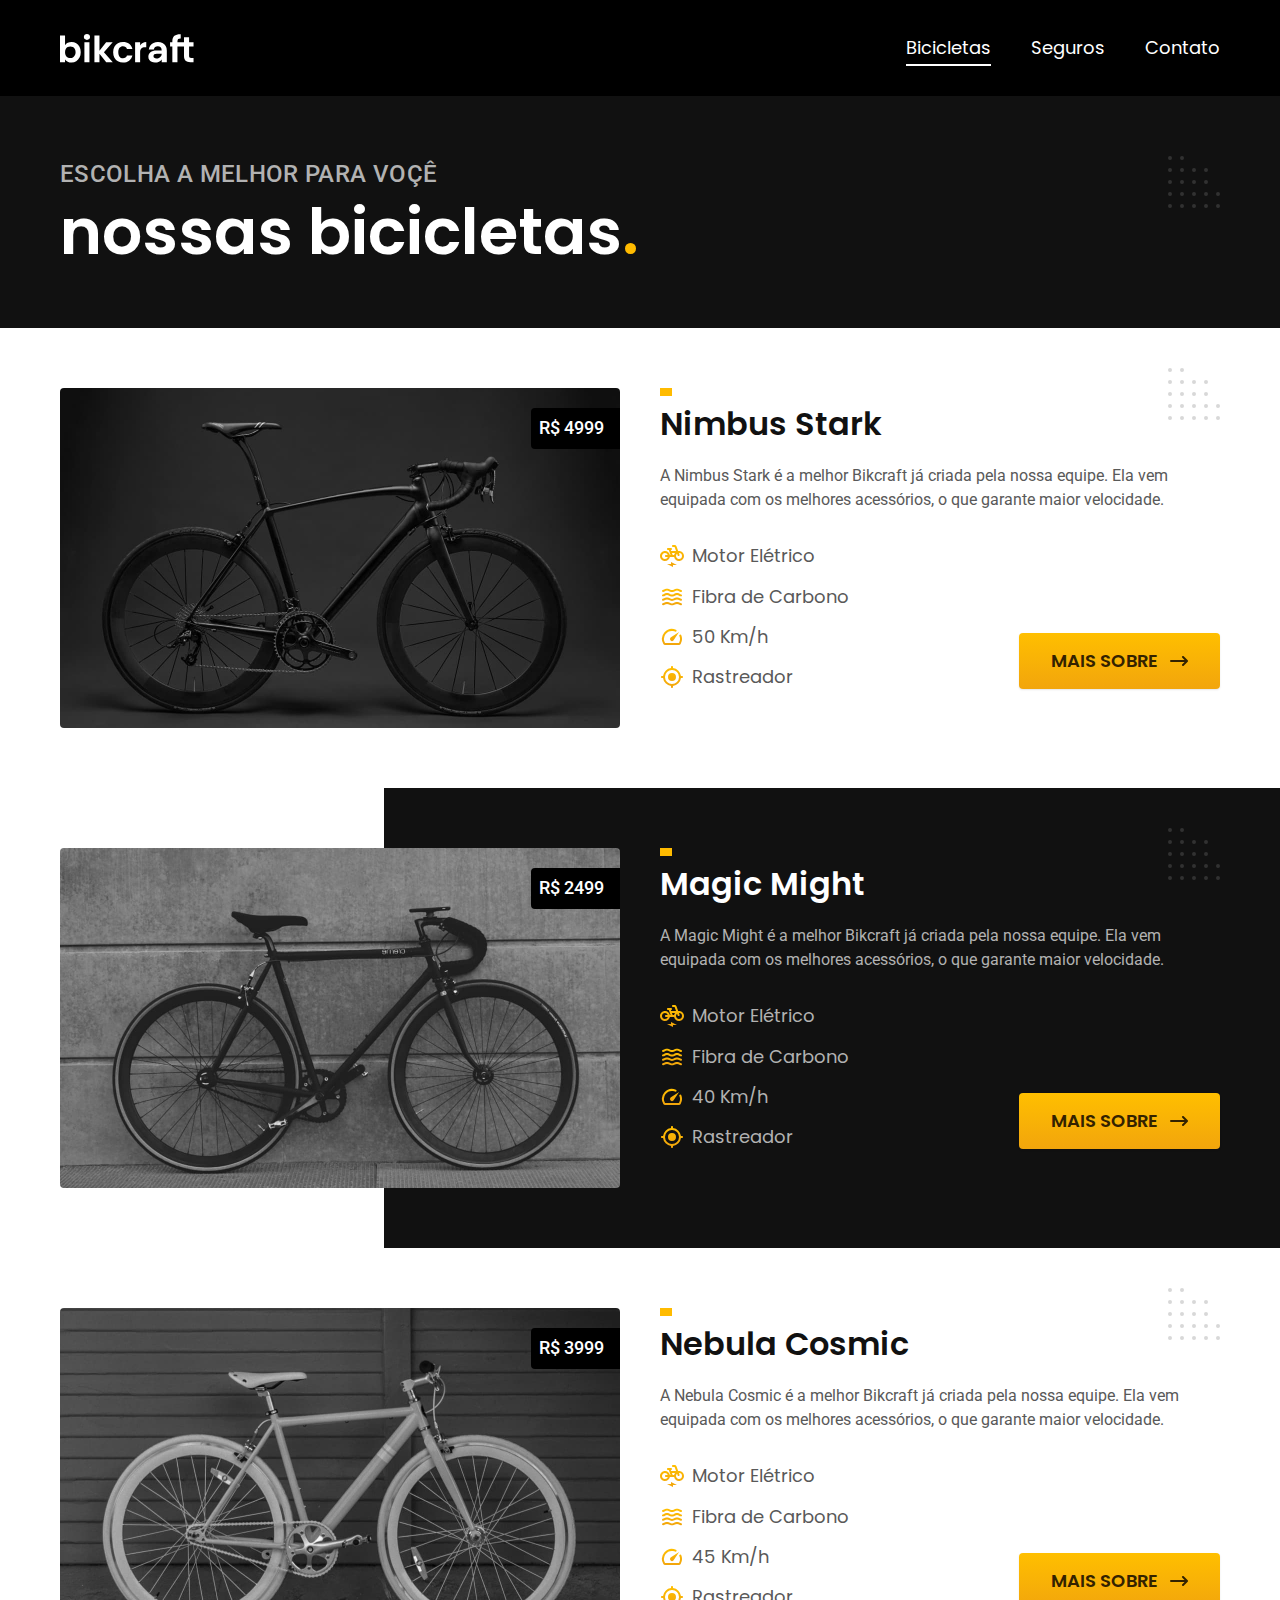
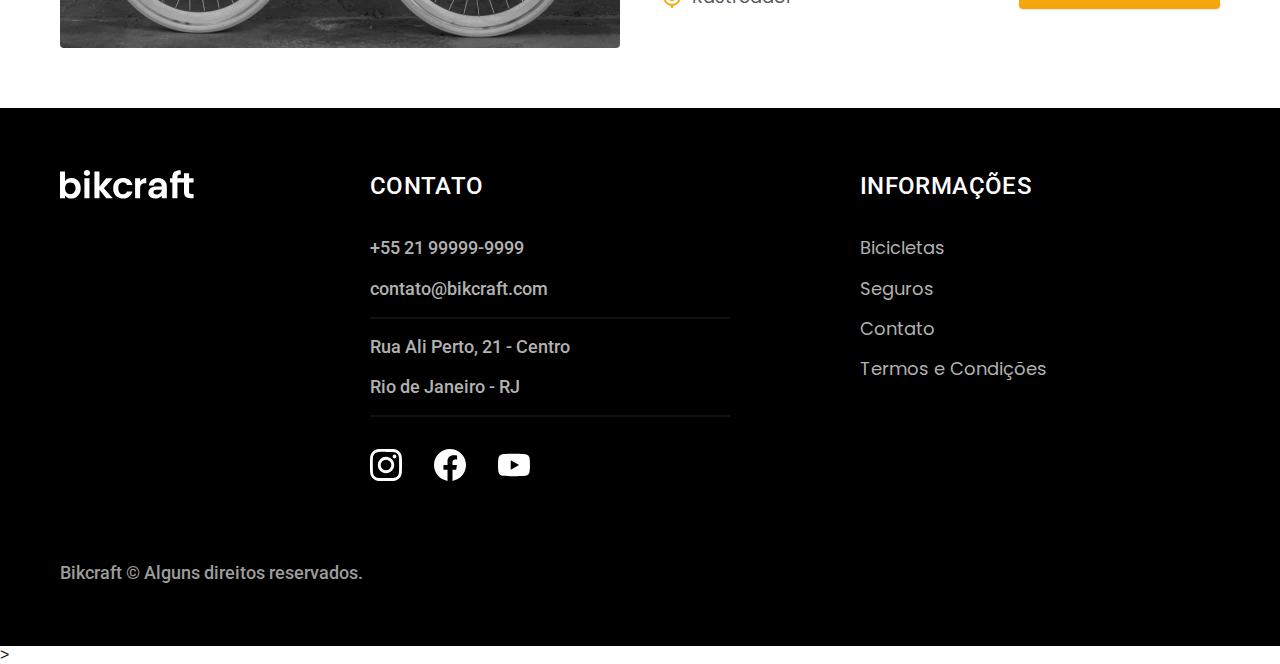
<file: bicicletas.html>
<!DOCTYPE html>
<html lang="pt-br">

<head>
    <meta charset="UTF-8">
    <meta name="viewport" content="width=device-width, initial-scale=1.0">
    <link rel="preconnect" href="https://fonts.googleapis.com">
    <link rel="preconnect" href="https://fonts.gstatic.com" crossorigin>
    <link
        href="https://fonts.googleapis.com/css2?family=Merriweather:ital,opsz,wght@1,18..144,900&family=Poppins:wght@400;600&family=Roboto:ital,wght@0,100..900;1,100..900&display=swap"
        rel="stylesheet">
    <title>Bicicletas | Bakcraft</title>
    <meta name="description" content="Termos e Condições">

        <link rel="icon" href="./favicon.svg" type="image/svg+xml">
    <link rel="preload" href="./css/style.min.css" as="style">
    <link rel="stylesheet" href="./css/style.min.css">

    <script>document.documentElement.classList.add("js")</script>
</head>

<body id="bicicletas">
    <header class="header-bg">
        <div class="header container">
            <a href="./">
                <img src="/img/bikcraft.svg" width="136" height="32" alt="Bakcraft">
            </a>
            <nav aria-label="primaria">
                <ul class="header-menu font-1-m cor-0">
                    <li><a href="./bicicletas.html">Bicicletas</a></li>
                    <li><a href="./seguros.html">Seguros</a></li>
                    <li><a href="./contato.html">Contato</a></li>
                </ul>
            </nav>
        </div>
    </header>

    <main>
        <div class="titulo-bg">
            <div class="titulo container fadeInDown" data-anime="200">
                <p class="font-2-l-b cor-5">Escolha a melhor para voçê</p>
                <h1 class="font-1-xxl cor-0">nossas bicicletas<span class="cor-p1">.</span> </h1>
            </div>
        </div>


        <div class="bicicletas container">
            <div class="bicicletas-imagem">
                <img class="fadeInLeft" src="./img/bicicletas/nimbus.jpg" data-anime="200" width="1120" height="680" alt="Bicicleta preta">
                <span class="font-2-m cor-0 fadeInLeft" data-anime="200">R$ 4999</span>
            </div>
            <div class="bicicletas-conteudo fadeInLeft" data-anime="200">
                <h2 class="font-1-xl ">Nimbus Stark</h2>
                <p class="font-2-s cor-8">
                    A Nimbus Stark é a melhor Bikcraft já criada pela nossa equipe. Ela vem equipada com os melhores
                    acessórios, o que garante maior velocidade.
                </p>
                <ul class="font-1-m cor-8">
                    <li><img src="./img/icones/eletrica.svg" width="32" height="32" alt="">
                        Motor Elétrico
                    </li>
                    <li><img src="./img/icones/carbono.svg" width="32" height="32" alt="">
                        Fibra de Carbono
                    </li>
                    <li><img src="./img/icones/velocidade.svg" width="32" height="32" alt="">
                        50 Km/h
                    </li>
                    <li><img src="./img/icones/rastreador.svg" width="32" height="32" alt="">
                        Rastreador
                    </li>
                </ul>
                <a class="botao seta" href="./bicicletas/nimbus.html">Mais Sobre</a>

            </div>
        </div>

        <div class="bicicletas-bg">
            <div class="bicicletas container">
                <div class="bicicletas-imagem">
                    <img src="./img/bicicletas/magic.jpg" width="1120" height="680" alt="Bicicleta preta">
                    <span class="font-2-m cor-0">R$ 2499</span>
                </div>
                <div class="bicicletas-conteudo">
                    <h2 class="font-1-xl cor-0 ">Magic Might</h2>
                    <p class="font-2-s cor-5">
                        A Magic Might é a melhor Bikcraft já criada pela nossa equipe. Ela vem equipada com os melhores
                        acessórios, o que garante maior velocidade.
                    </p>
                    <ul class="font-1-m cor-5">
                        <li><img src="./img/icones/eletrica.svg" width="32" height="32" alt="">
                            Motor Elétrico
                        </li>
                        <li><img src="./img/icones/carbono.svg" width="32" height="32" alt="">
                            Fibra de Carbono
                        </li>
                        <li><img src="./img/icones/velocidade.svg" width="32" height="32" alt="">
                            40 Km/h
                        </li>
                        <li><img src="./img/icones/rastreador.svg" width="32" height="32" alt="">
                            Rastreador
                        </li>
                    </ul>
                    <a class="botao seta" href="./bicicletas/magic.html">Mais Sobre</a>

                </div>
            </div>
        </div>

        <div class="bicicletas container">
            <div class="bicicletas-imagem">
                <img src="./img/bicicletas/nebula.jpg" width="1120" height="680" alt="Bicicleta preta">
                <span class="font-2-m cor-0">R$ 3999</span>
            </div>
            <div class="bicicletas-conteudo">
                <h2 class="font-1-xl ">Nebula Cosmic</h2>
                <p class="font-2-s cor-8">
                    A Nebula Cosmic é a melhor Bikcraft já criada pela nossa equipe. Ela vem equipada com os
                    melhores acessórios, o que garante maior velocidade.
                </p>
                <ul class="font-1-m cor-8">
                    <li><img src="./img/icones/eletrica.svg" width="32" height="32" alt="">
                        Motor Elétrico
                    </li>
                    <li><img src="./img/icones/carbono.svg" width="32" height="32" alt="">
                        Fibra de Carbono
                    </li>
                    <li><img src="./img/icones/velocidade.svg"  width="32" height="32" alt="">
                        45 Km/h
                    </li>
                    <li><img src="./img/icones/rastreador.svg" width="32" height="32" alt="">
                        Rastreador
                    </li>
                </ul>
                <a class="botao seta" href="./bicicletas/nebula.html">Mais Sobre</a>
            </div>
        </div>




    </main>

    <footer class="footer-bg">
        <div class="footer container">
            <img src="./img/bikcraft.svg" width="136" height="32" alt="Bakcraft">
            <div class="footer-contato">
                <h3 class="font-2-l-b cor-0">Contato</h3>
                <ul class="font-2-m cor-5">
                    <li><a href="tel:+552199999999">+55 21 99999-9999</a></li>
                    <li><a href="mailto:contato@bikcraft.com">contato@bikcraft.com</a></li>
                    <li>Rua Ali Perto, 21 - Centro</li>
                    <li>Rio de Janeiro - RJ</li>
                </ul>

                <div class="footer-redes">
                    <a href="./">
                        <img src="./img/redes/instagram.svg" width="32" height="32" alt="Instragram">
                    </a>
                    <a href="./">
                        <img src="./img/redes/facebook.svg" width="32" height="32" alt="Facebook">
                    </a>
                    <a href="./">
                        <img src="./img/redes/youtube.svg"  alt="Youtube">
                    </a>
                </div>
            </div>
            <div class="footer-informacoes">
                <h3 class="font-2-l-b cor-0">Informações</h3>
                <ul class="font-1-m cor-5">
                    <li><a href="./bicicletas.html">Bicicletas</a></li>
                    <li><a href="./seguros.html">Seguros</a></li>
                    <li><a href="./contato.html">Contato</a></li>
                    <li><a href="./termos.html">Termos e Condições</a></li>

                </ul>
            </div>
            <p class="footer-copy font-2-m cor-6">Bikcraft © Alguns direitos reservados.</p>

        </div>
    </footer>
<script src="./js/plugins/simple-anime.js"></script>
   <script src="./js/script.js"></script>
</body>>

</html>
</file>
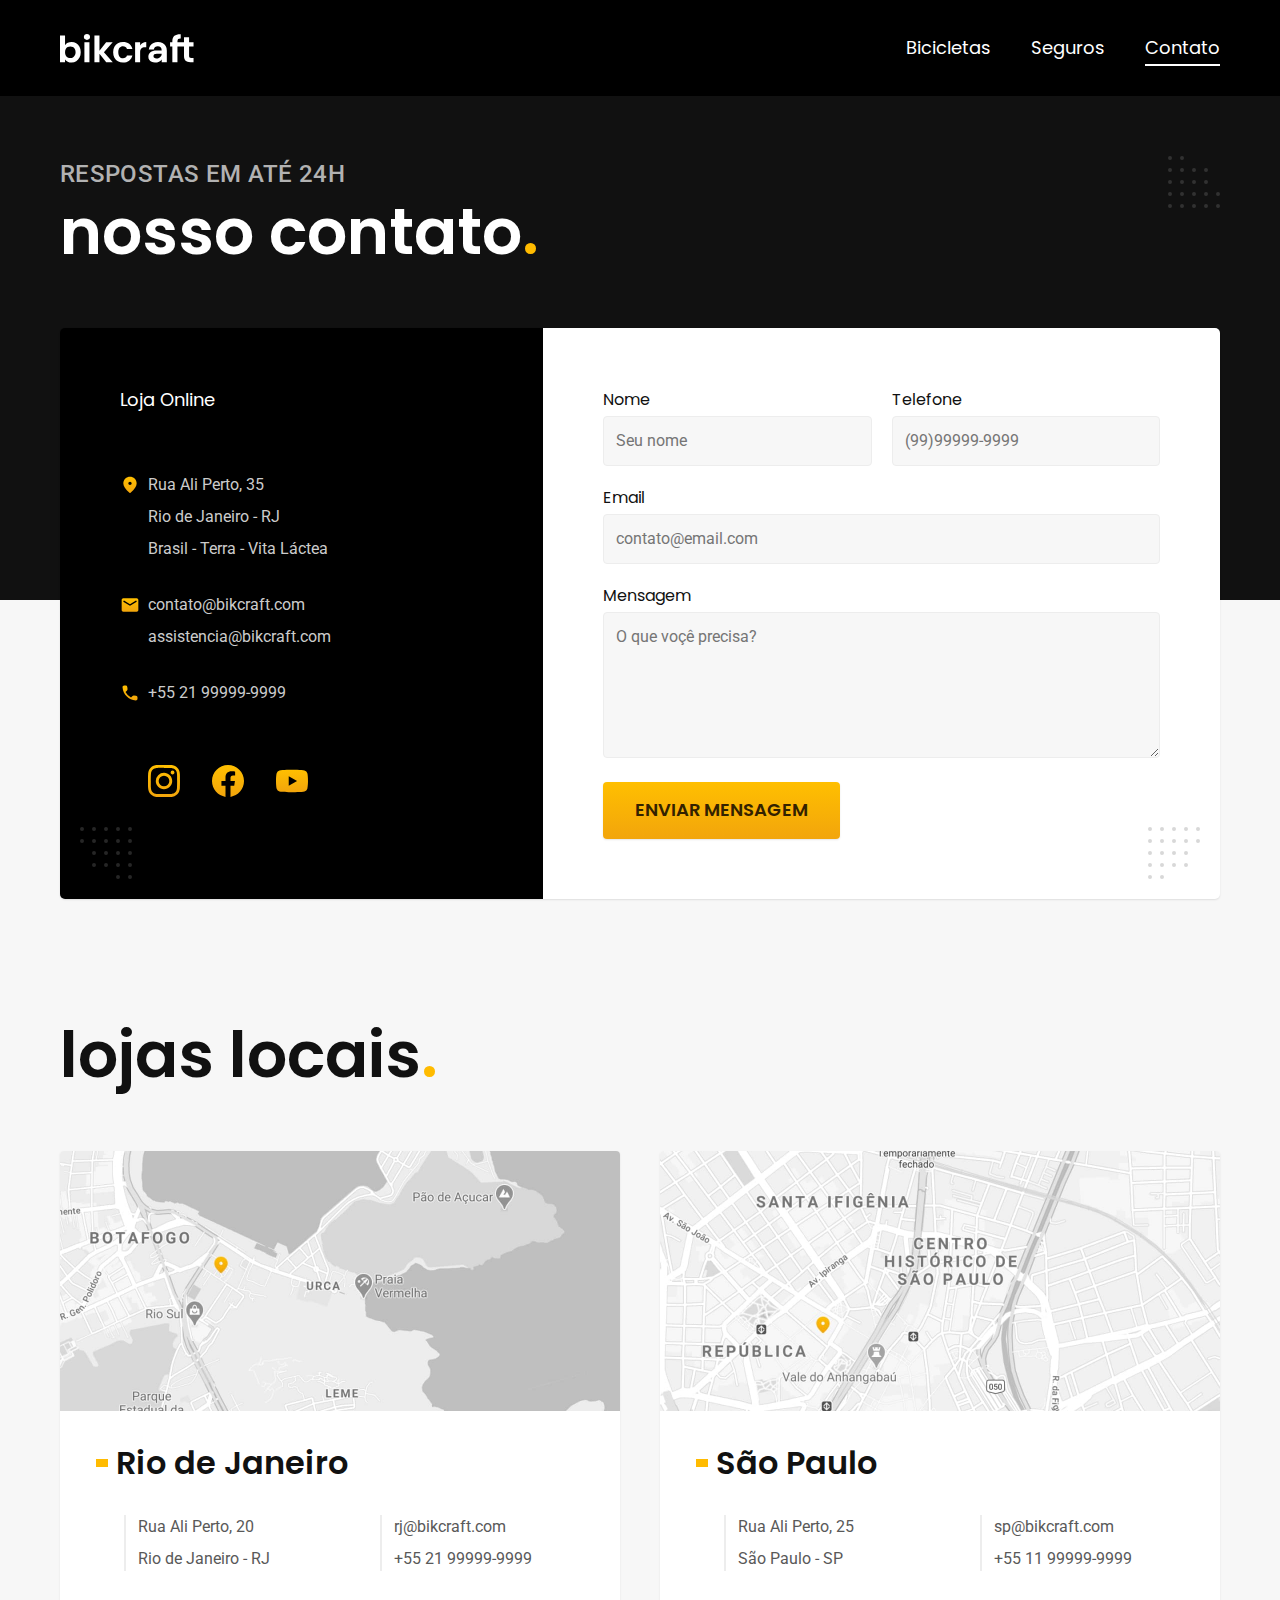
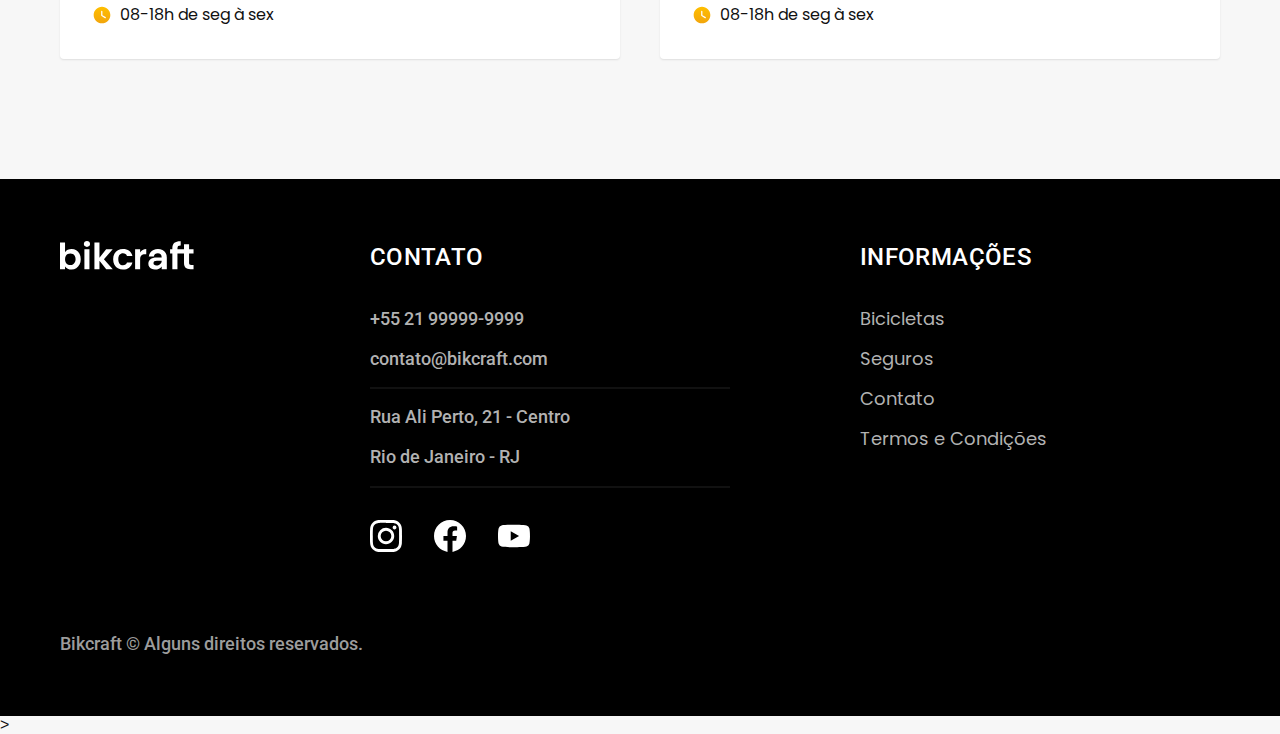
<file: contato.html>
<!DOCTYPE html>
<html lang="pt-br">

<head>
    <meta charset="UTF-8">
    <meta name="viewport" content="width=device-width, initial-scale=1.0">
    <link rel="preconnect" href="https://fonts.googleapis.com">
    <link rel="preconnect" href="https://fonts.gstatic.com" crossorigin>
    <link
        href="https://fonts.googleapis.com/css2?family=Merriweather:ital,opsz,wght@1,18..144,900&family=Poppins:wght@400;600&family=Roboto:ital,wght@0,100..900;1,100..900&display=swap"
        rel="stylesheet">
    <title>Contato| Bakcraft</title>
    <meta name="description" content="Termos e Condições">

        <link rel="icon" href="./favicon.svg" type="image/svg+xml">
    <link rel="preload" href="./css/style.min.css" as="style">
    <link rel="stylesheet" href="./css/style.min.css">

    <script>document.documentElement.classList.add("js")</script>
</head>

<body id="contato">
    <header class="header-bg">
        <div class="header container">
            <a href="./">
                <img src="/img/bikcraft.svg" width="136" height="32" alt="Bakcraft">
            </a>
            <nav aria-label="primaria">
                <ul class="header-menu font-1-m cor-0">
                    <li><a href="./bicicletas.html">Bicicletas</a></li>
                    <li><a href="./seguros.html">Seguros</a></li>
                    <li><a href="./contato.html">Contato</a></li>
                </ul>
            </nav>
        </div>
    </header>

    <main>
        <div class="titulo-bg">
            <div class="titulo container fadeInDown" data-anime="200">
                <p class="font-2-l-b cor-5">Respostas em até 24h</p>
                <h1 class="font-1-xxl cor-0">nosso contato<span class="cor-p1">.</span> </h1>
            </div>
        </div>

        <div class="contato container fadeInLeft" data-anime="200">
            <section class="contato-dados" aria-label="Endereço">
                <h2 class="font-1-m cor-0">Loja Online</h2>
                <div class="contato-endereco font-2-s cor-4">
                    <p>Rua Ali Perto, 35</p>
                    <p>Rio de Janeiro - RJ</p>
                    <p>Brasil - Terra - Vita Láctea</p>
                </div>
                <address class="contato-meios font-2-s cor-4">
                    <a href="mailto:contato@bikcraft.com">contato@bikcraft.com</a>
                    <a href="mailto:assistencia@bikcraft.com">assistencia@bikcraft.com</a>
                    <a href="tel:+5599982348021">+55 21 99999-9999</a>
                </address>
                <div class="contato-redes">
                    <a href="./">
                        <img src="./img/redes/instagram-p.svg" width="32" height="32" alt="Instragram">
                    </a>
                    <a href="./">
                        <img src="./img/redes/facebook-p.svg" width="32" height="32" alt="Facebook">
                    </a>
                    <a href="./">
                        <img src="./img/redes/youtube-p.svg" width="32" height="32" alt="Youtube">
                    </a>
                </div>
            </section>

            <section class="contato-formulario" aria-label="Formulário">
                <form class="form" action="./contato.html">
                    <div>
                        <label for="nome">Nome</label>
                        <input type="text" id="nome" name="nome" placeholder="Seu nome">
                    </div>
                    <div>
                        <label for="telefone">Telefone</label>
                        <input type="text" id="telefone" name="telefone" placeholder="(99)99999-9999">
                    </div>
                    <div class="col-2">
                        <label for="email">Email</label>
                        <input type="email" id="email" name="email" placeholder="contato@email.com">
                    </div>
                    <div class="col-2">
                        <label for="mensagem">Mensagem</label>
                        <textarea rows="5" id="mensagem" name="mensagem" placeholder="O que voçê precisa?"></textarea>
                    </div>
                    <button class="botao col-2">Enviar Mensagem</button>
                </form>
            </section>

        </div>


    </main>


    <article class="lojas container">
        <h2 class="font-1-xxl ">lojas locais<span class="cor-p1">.</span> </h2>
        <div class="lojas-item">
            <img src="./img/lojas/rj.jpg" width="1120" height="520" alt="mapa marcando o endereço em Rua Ali Perto, 20 - Rio de Janeiro - RJ">
            <div class="lojas-conteudo">
                <h3 class="font-1-xl">Rio de Janeiro</h3>
                <div class="lojas-dados font-2-s cor-8">
                    <p>Rua Ali Perto, 20</p>
                    <p>Rio de Janeiro - RJ</p>
                </div>
                <div class="lojas-dados font-2-s cor-8">
                    <a href="mailto:rj@bikcraft.com">rj@bikcraft.com</a>
                    <a href="tel:+552199999999">+55 21 99999-9999</a>
                </div>
                <p class="lojas-tempo font-1-s"><img src="./img/icones/horario.svg" width="20" height="20" alt="">08-18h de seg à sex</p>
            </div>

        </div>
        <div class="lojas-item">
            <img src="./img/lojas/sp.jpg" width="1120" height="520" alt="mapa marcando o endereço em Rua Ali Perto, 25 - São Paulo - SP">
            <div class="lojas-conteudo">
                <h3 class="font-1-xl">São Paulo</h3>
                <div class="lojas-dados font-2-s cor-8">
                    <p>Rua Ali Perto, 25</p>
                    <p>São Paulo - SP</p>
                </div>
                <div class="lojas-dados font-2-s cor-8">
                    <a href="mailto:spbikcraft.com">sp@bikcraft.com</a>
                    <a href="tel:+551199999999">+55 11 99999-9999</a>
                </div>
                <p class="lojas-tempo font-1-s"><img src="./img/icones/horario.svg" width="20" height="20" alt="">08-18h de seg à sex</p>
            </div>

        </div>
    </article>

    <footer class="footer-bg">
        <div class="footer container">
            <img src="./img/bikcraft.svg" width="136" height="32" alt="Bakcraft">
            <div class="footer-contato">
                <h3 class="font-2-l-b cor-0">Contato</h3>
                <ul class="font-2-m cor-5">
                    <li><a href="tel:+552199999999">+55 21 99999-9999</a></li>
                    <li><a href="mailto:contato@bikcraft.com">contato@bikcraft.com</a></li>
                    <li>Rua Ali Perto, 21 - Centro</li>
                    <li>Rio de Janeiro - RJ</li>
                </ul>

                <div class="footer-redes">
                    <a href="./">
                        <img src="./img/redes/instagram.svg" width="32" height="32" alt="Instragram">
                    </a>
                    <a href="./">
                        <img src="./img/redes/facebook.svg" width="32" height="32" alt="Facebook">
                    </a>
                    <a href="./">
                        <img src="./img/redes/youtube.svg" width="32" height="32" alt="Youtube">
                    </a>
                </div>
            </div>
            <div class="footer-informacoes">
                <h3 class="font-2-l-b cor-0">Informações</h3>
                <ul class="font-1-m cor-5">
                    <li><a href="./bicicletas.html">Bicicletas</a></li>
                    <li><a href="./seguros.html">Seguros</a></li>
                    <li><a href="./contato.html">Contato</a></li>
                    <li><a href="./termos.html">Termos e Condições</a></li>

                </ul>
            </div>
            <p class="footer-copy font-2-m cor-6">Bikcraft © Alguns direitos reservados.</p>

        </div>
    </footer>
<script src="./js/plugins/simple-anime.js"></script>
   <script src="./js/script.js"></script>
</body>>

</html>
</file>
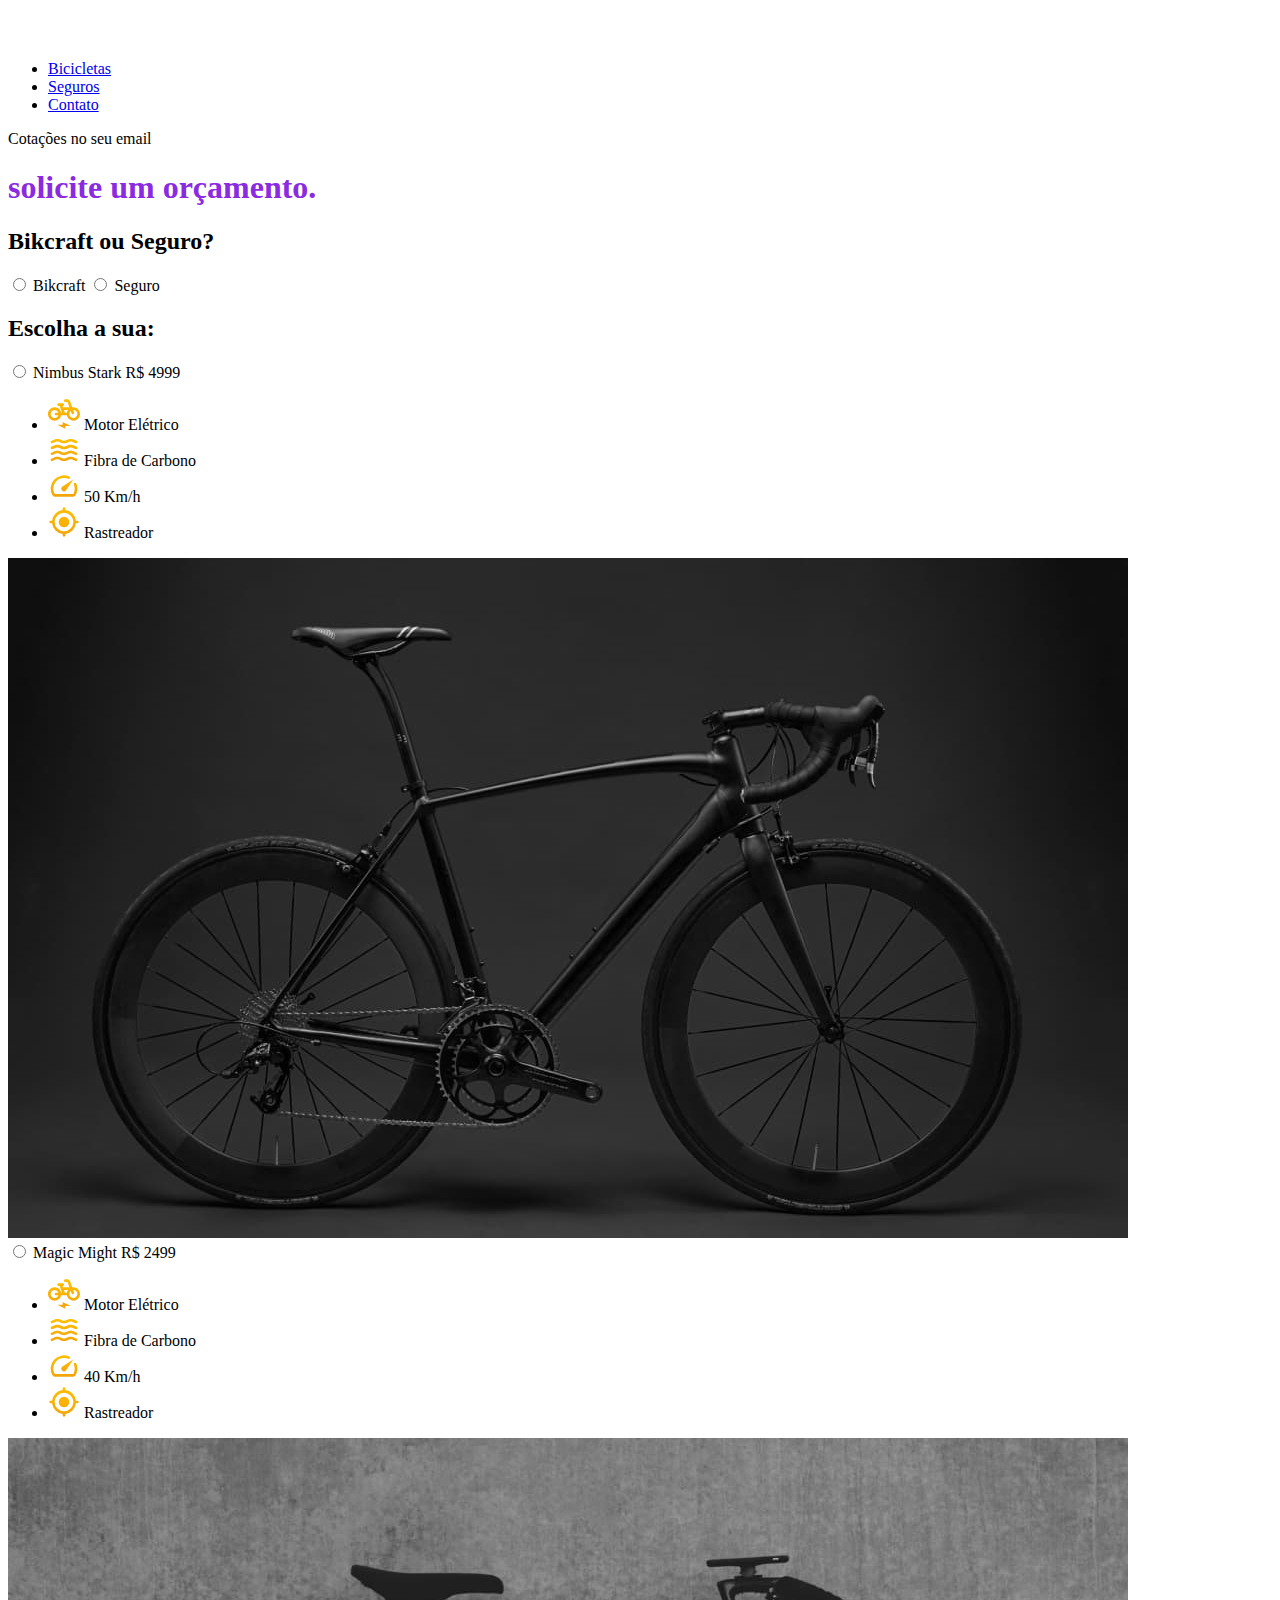
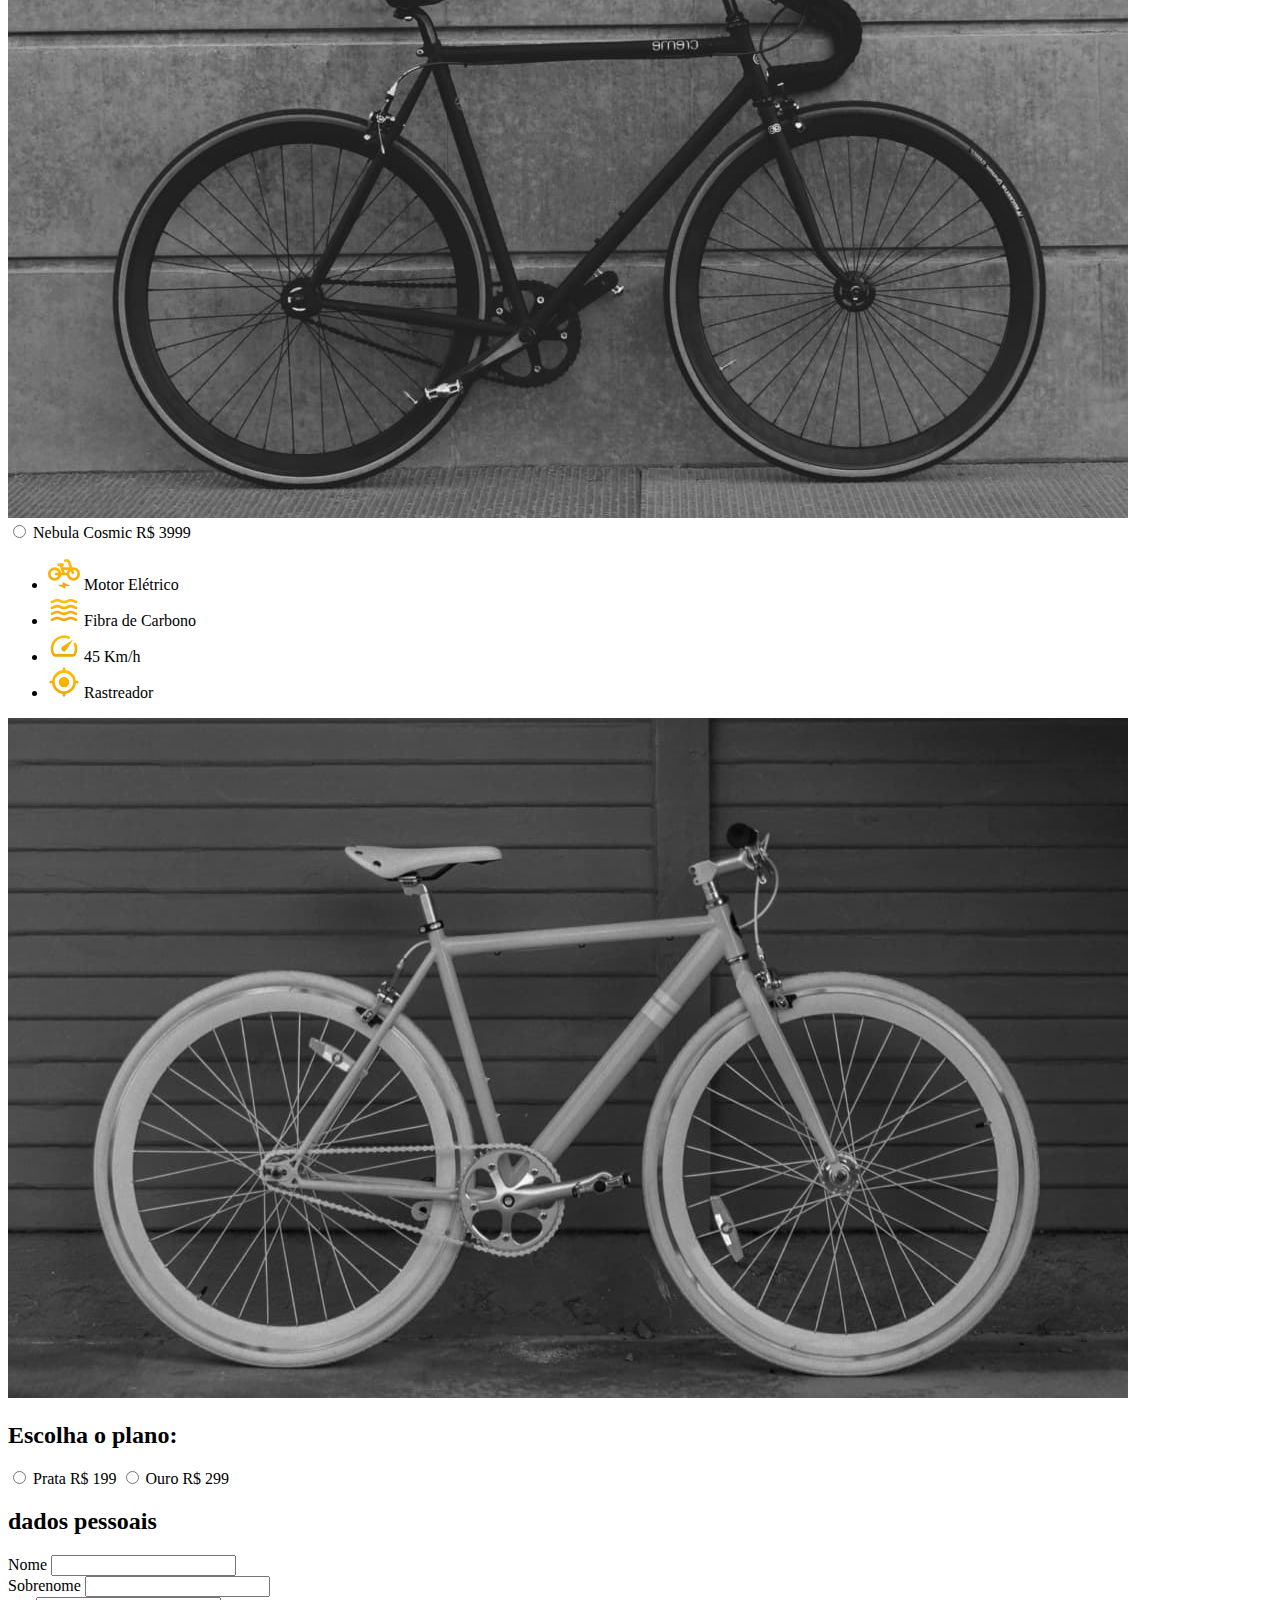
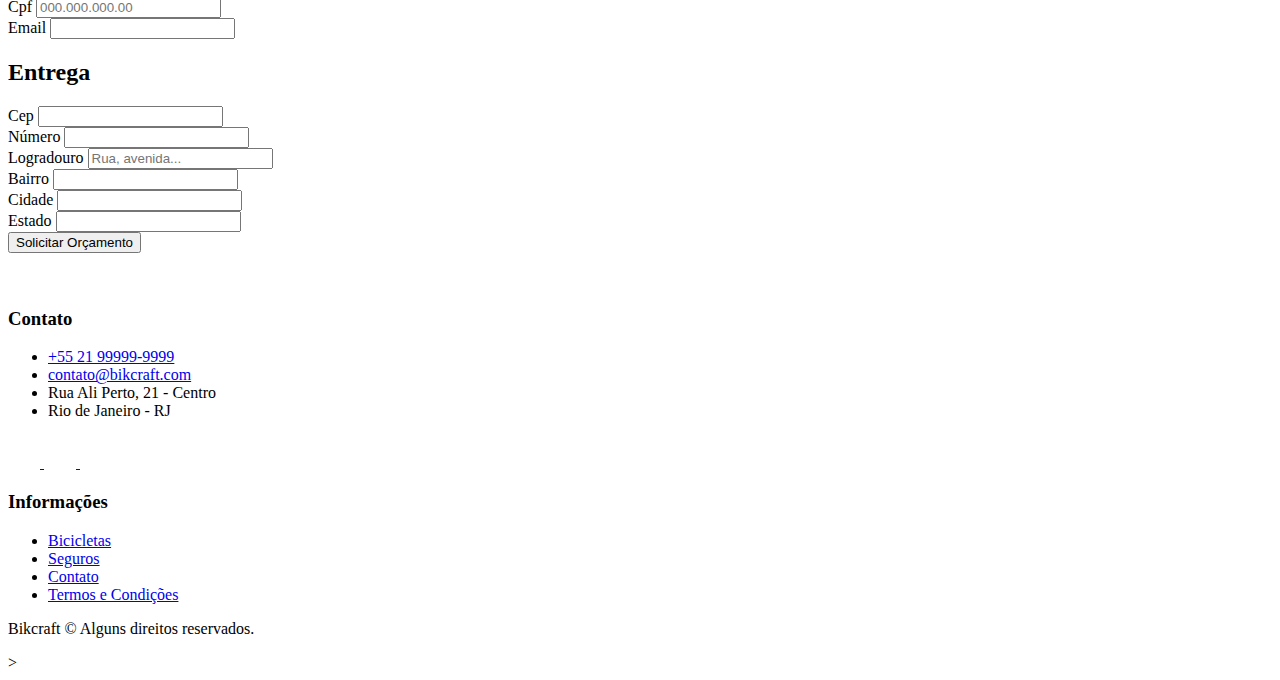
<file: orcamento.html>
<!DOCTYPE html>
<html lang="pt-br">

<head>
    <meta charset="UTF-8">
    <meta name="viewport" content="width=device-width, initial-scale=1.0">
    <link rel="preconnect" href="https://fonts.googleapis.com">
    <link rel="preconnect" href="https://fonts.gstatic.com" crossorigin>
    <link
        href="https://fonts.googleapis.com/css2?family=Merriweather:ital,opsz,wght@1,18..144,900&family=Poppins:wght@400;600&family=Roboto:ital,wght@0,100..900;1,100..900&display=swap"
        rel="stylesheet">

    <title>Termos e Condições | Bakcraft</title>
    <meta name="description" content="Termos e Condições">

    <link rel="preload" href="./css/style.css" as="style">
    <link rel="stylesheet" href="./css/style.css">

    <script>document.documentElement.classList.add("js")</script>
</head>

<body id="orcamento">
    <header class="header-bg">
        <div class="header container">
            <a href="./">
                <img src="/img/bikcraft.svg" width="136" height="32" alt="Bakcraft">
            </a>
            <nav aria-label="primaria">
                <ul class="header-menu font-1-m cor-0">
                    <li><a href="./bicicletas.html">Bicicletas</a></li>
                    <li><a href="./seguros.html">Seguros</a></li>
                    <li><a href="./contato.html">Contato</a></li>
                </ul>
            </nav>
        </div>
    </header>

    <main>
        <div class="titulo-bg">
            <div class="titulo container">
                <p class="font-2-l-b cor-5">Cotações no seu email</p>
                <h1 class="font-1-xxl cor-0">solicite um orçamento<span class="cor-p1">.</span> </h1>
            </div>
        </div>
        <form class="orcamento container" action="./">
            <div class="orcamento-produto">
                <h2 class="font-1-xs cor-5">Bikcraft ou Seguro?</h2>

                <input type="radio" name="tipo" value="bikcraft" id="bikcraft">
                <label for="bikcraft">Bikcraft</label>

                <input type="radio" name="tipo" value="seguro" id="seguro">
                <label for="seguro">Seguro</label>

                <div class="orcamento-conteudo" id="orcamento-bikcraft">
                    <h2 class="font-1-xs cor-5">Escolha a sua: </h2>

                    <input type="radio" name="produto" value="nimbus" id="nimbus">
                    <label for="nimbus">Nimbus Stark <span>R$ 4999</span></label>

                    <div class="orcamento-detalhes">
                        <ul class="font-1-xs cor-8">
                            <li><img src="./img/icones/eletrica.svg" width="32" height="32" alt=""> Motor Elétrico</li>
                            <li><img src="./img/icones/carbono.svg" width="32" height="32" alt=""> Fibra de Carbono</li>
                            <li><img src="./img/icones/velocidade.svg" width="32" height="32" alt=""> 50 Km/h </li>
                            <li><img src="./img/icones/rastreador.svg" width="32" height="32" alt=""> Rastreador</li>
                        </ul>
                        <img src="./img/bicicletas/nimbus.jpg" width="1120" height="680" alt="Bicicleta preta">
                    </div>

                    <input type="radio" name="produto" value="magic" id="magic">
                    <label for="magic">Magic Might <span>R$ 2499</span></label>

                    <div class="orcamento-detalhes">
                        <ul class="font-1-xs cor-8">
                            <li><img src="./img/icones/eletrica.svg" width="32" height="32" alt=""> Motor Elétrico</li>
                            <li><img src="./img/icones/carbono.svg" width="32" height="32" alt=""> Fibra de Carbono</li>
                            <li><img src="./img/icones/velocidade.svg" width="32" height="32" alt=""> 40 Km/h </li>
                            <li><img src="./img/icones/rastreador.svg" width="32" height="32" alt=""> Rastreador</li>
                        </ul>
                        <img src="./img/bicicletas/magic.jpg" width="1120" height="680" alt="Bicicleta preta">
                    </div>

                    <input type="radio" name="produto" value="nebula" id="nebula">
                    <label for="nebula">Nebula Cosmic <span>R$ 3999</span></label>

                    <div class="orcamento-detalhes">
                        <ul class="font-1-xs cor-8">
                            <li><img src="./img/icones/eletrica.svg" width="32" height="32" alt=""> Motor Elétrico</li>
                            <li><img src="./img/icones/carbono.svg" width="32" height="32" alt=""> Fibra de Carbono</li>
                            <li><img src="./img/icones/velocidade.svg" width="32" height="32" alt=""> 45 Km/h </li>
                            <li><img src="./img/icones/rastreador.svg" width="32" height="32" alt=""> Rastreador</li>
                        </ul>
                        <img src="./img/bicicletas/nebula.jpg" width="1120" height="680" alt="Bicicleta branca">
                    </div>

                </div>

                <div class="orcamento-conteudo" id="orcamento-seguro">
                    <h2 class="font-1-xs cor-5">Escolha o plano:</h2>

                    <input type="radio" name="produto" value="prata" id="prata">
                    <label for="prata">Prata <span>R$ 199</span></label>

                    <input type="radio" name="produto" value="ouro" id="ouro">
                    <label for="ouro">Ouro <span>R$ 299</span></label>
                </div>

            </div>

            <div class="orcamento-dados form">
                <h2 class="font-1-xs cor-9 col-2">dados pessoais</h2>
                <div>
                    <label for="nome">Nome</label>
                    <input type="text" id="nome" name="nome">
                </div>
                <div>
                    <label for="sobrenome">Sobrenome</label>
                    <input type="text" id="sobrenome" name="sobrenome">
                </div>
                <div class="col-2">
                    <label for="cpf">Cpf</label>
                    <input type="text" id="cpf" name="cpf" placeholder="000.000.000.00">
                </div>
                <div class="col-2">
                    <label for="email">Email</label>
                    <input type="email" id="email" name="email">
                </div>

                <h2 class="font-1-xs cor-9 col-2">Entrega</h2>
                <div>
                    <label for="cep">Cep</label>
                    <input type="text" id="cep" name="cep">
                </div>
                <div>
                    <label for="numero">Número</label>
                    <input type="text" id="numero" name="numero">
                </div>
                <div>
                    <label for="logradouro">Logradouro</label>
                    <input type="text" id="logradouro" name="logradouro" placeholder="Rua, avenida...">
                </div>
                <div>
                    <label for="bairro">Bairro</label>
                    <input type="text" id="bairro" name="bairro">
                </div>
                <div>
                    <label for="cidade">Cidade</label>
                    <input type="text" id="cidade" name="cidade">
                </div>
                <div>
                    <label for="estado">Estado</label>
                    <input type="text" id="estado" name="estado">
                </div>
                <button class="botao col-2">Solicitar Orçamento</button>
            </div>
        </form>

    </main>

    <footer class="footer-bg">
        <div class="footer container">
            <img src="./img/bikcraft.svg" width="136" height="32" alt="Bakcraft">
            <div class="footer-contato">
                <h3 class="font-2-l-b cor-0">Contato</h3>
                <ul class="font-2-m cor-5">
                    <li><a href="tel:+552199999999">+55 21 99999-9999</a></li>
                    <li><a href="mailto:contato@bikcraft.com">contato@bikcraft.com</a></li>
                    <li>Rua Ali Perto, 21 - Centro</li>
                    <li>Rio de Janeiro - RJ</li>
                </ul>

                <div class="footer-redes">
                    <a href="./">
                        <img src="./img/redes/instagram.svg" width="32" height="32" alt="Instragram">
                    </a>
                    <a href="./">
                        <img src="./img/redes/facebook.svg" width="32" height="32" alt="Facebook">
                    </a>
                    <a href="./">
                        <img src="./img/redes/youtube.svg" width="32" height="32" alt="Youtube">
                    </a>
                </div>
            </div>
            <div class="footer-informacoes">
                <h3 class="font-2-l-b cor-0">Informações</h3>
                <ul class="font-1-m cor-5">
                    <li><a href="./bicicletas.html">Bicicletas</a></li>
                    <li><a href="./seguros.html">Seguros</a></li>
                    <li><a href="./contato.html">Contato</a></li>
                    <li><a href="./termos.html">Termos e Condições</a></li>

                </ul>
            </div>
            <p class="footer-copy font-2-m cor-6">Bikcraft © Alguns direitos reservados.</p>

        </div>
    </footer>

    <script src="./js/script.js"></script>
</body>>

</html>
</file>
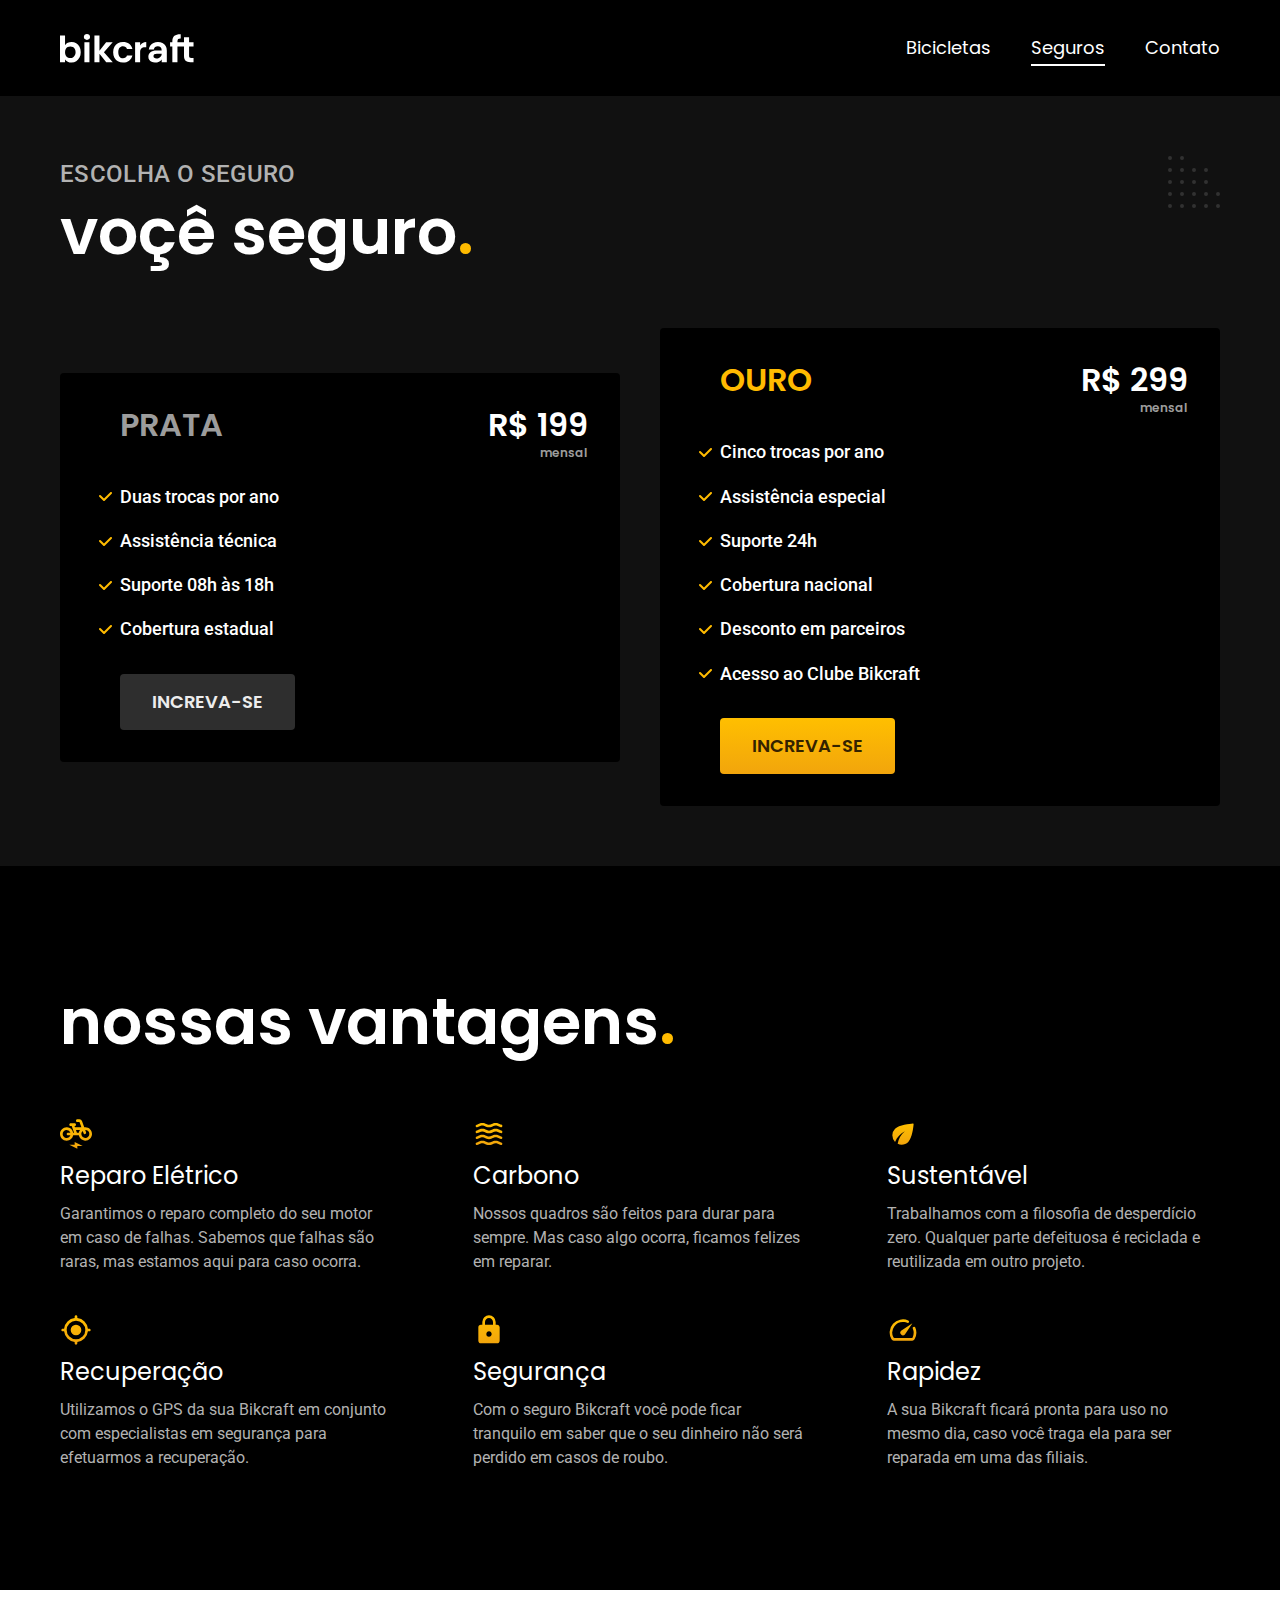
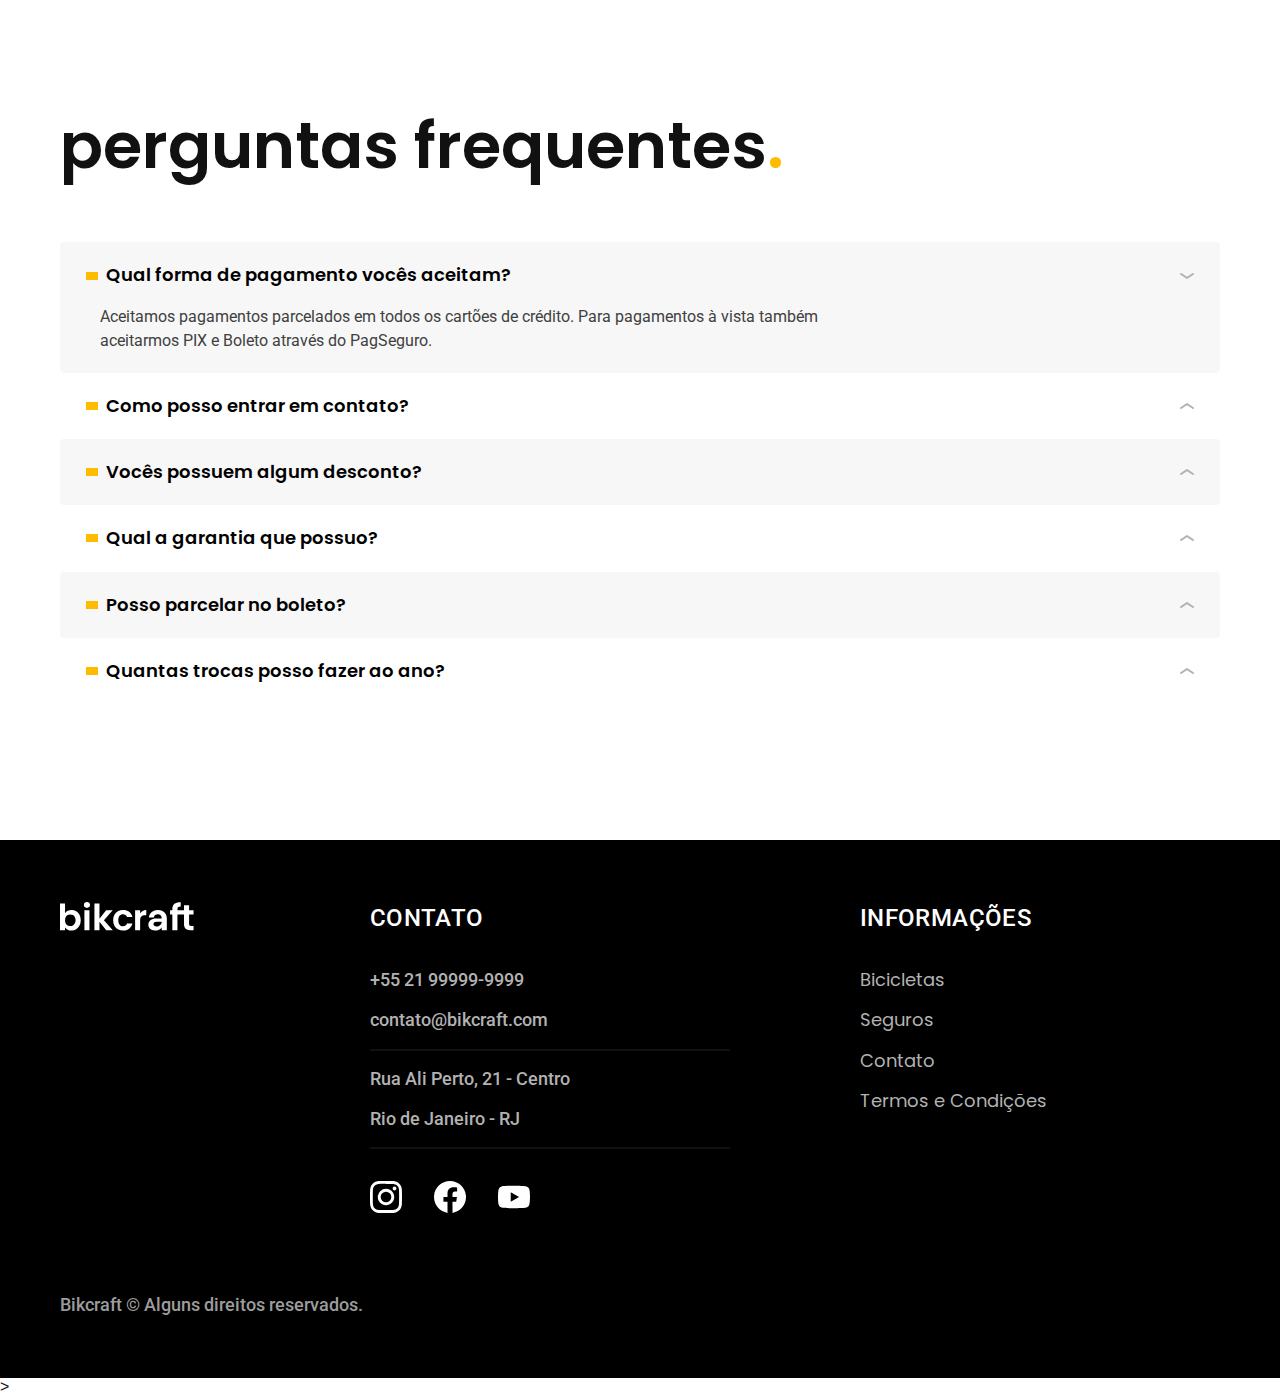
<file: seguros.html>
<!DOCTYPE html>
<html lang="pt-br">

<head>
    <meta charset="UTF-8">
    <meta name="viewport" content="width=device-width, initial-scale=1.0">
    <link rel="preconnect" href="https://fonts.googleapis.com">
    <link rel="preconnect" href="https://fonts.gstatic.com" crossorigin>
    <link
        href="https://fonts.googleapis.com/css2?family=Merriweather:ital,opsz,wght@1,18..144,900&family=Poppins:wght@400;600&family=Roboto:ital,wght@0,100..900;1,100..900&display=swap"
        rel="stylesheet">
    <title>Seguros | Bakcraft</title>
    <meta name="description" content="Termos e Condições">

        <link rel="icon" href="./favicon.svg" type="image/svg+xml">
    <link rel="preload" href="./css/style.min.css" as="style">
    <link rel="stylesheet" href="./css/style.min.css">

    <script>document.documentElement.classList.add("js")</script>
</head>

<body id="seguros">
    <header class="header-bg">
        <div class="header container">
            <a href="./">
                <img src="/img/bikcraft.svg" width="136" height="32" alt="Bakcraft">
            </a>
            <nav aria-label="primaria">
                <ul class="header-menu font-1-m cor-0">
                    <li><a href="./bicicletas.html">Bicicletas</a></li>
                    <li><a href="./seguros.html">Seguros</a></li>
                    <li><a href="./contato.html">Contato</a></li>
                </ul>
            </nav>
        </div>
    </header>

    <main class="seguros-bg">
        <div class="titulo-bg">
            <div class="titulo container fadeInDown" data-anime="200">
                <p class="font-2-l-b cor-5">Escolha o Seguro</p>
                <h1 class="font-1-xxl cor-0">voçê seguro<span class="cor-p1">.</span> </h1>
            </div>
        </div>


        <div class="seguros container">

            <div class="seguros-item fadeInLeft" data-anime="200">
                <h3 class="font-1-xl cor-6">PRATA</h3>
                <span class="font-1-xl cor-0">R$ 199 <span class="font-1-xs cor-6">mensal</span></span>

                <ul class="font-2-m cor-0">
                    <li>Duas trocas por ano</li>
                    <li>Assistência técnica</li>
                    <li>Suporte 08h às 18h</li>
                    <li>Cobertura estadual</li>
                </ul>
                <a href="./orcamento.html?tipo=seguro&produto=prata" class="botao secundario">Increva-se</a>

            </div>
            <div class="seguros-item fadeInRight" data-anime="200">
                <h3 class="font-1-xl cor-p1">OURO</h3>
                <span class="font-1-xl cor-0">R$ 299 <span class="font-1-xs cor-6">mensal</span></span>

                <ul class="font-2-m cor-0">
                    <li>Cinco trocas por ano</li>
                    <li>Assistência especial</li>
                    <li>Suporte 24h</li>
                    <li>Cobertura nacional</li>
                    <li>Desconto em parceiros</li>
                    <li>Acesso ao Clube Bikcraft</li>
                </ul>
                <a href="./orcamento.html?tipo=seguro&produto=ouro" class="botao">Increva-se</a>

            </div>
        </div>



    </main>

    <article class="vantagens-bg">
        <div class="vantagens container">
            <h2 class="font-1-xxl cor-0">nossas vantagens<span class="cor-p1">.</span> </h2>
            <ul>
                <li>
                    <img src="./img/icones/eletrica.svg" width="32" height="32" alt="">
                    <h3 class="font-1-l cor-0">Reparo Elétrico</h3>
                    <p class="font-2-s cor-5">Garantimos o reparo completo do seu motor em caso de falhas. Sabemos que
                        falhas são raras, mas estamos aqui para caso ocorra.</p>
                </li>
                <li>
                    <img src="./img/icones/carbono.svg" width="32" height="32" alt="">
                    <h3 class="font-1-l cor-0">Carbono</h3>
                    <p class="font-2-s cor-5">Nossos quadros são feitos para durar para sempre. Mas caso algo ocorra,
                        ficamos felizes em reparar.</p>
                </li>
                <li>
                    <img src="./img/icones/sustentavel.svg" width="32" height="32" alt="">
                    <h3 class="font-1-l cor-0">Sustentável</h3>
                    <p class="font-2-s cor-5">Trabalhamos com a filosofia de desperdício zero. Qualquer parte defeituosa
                        é reciclada e reutilizada em outro projeto.</p>
                </li>
                <li>
                    <img src="./img/icones/rastreador.svg" width="32" height="32" alt="">
                    <h3 class="font-1-l cor-0">Recuperação</h3>
                    <p class="font-2-s cor-5">Utilizamos o GPS da sua Bikcraft em conjunto com especialistas em
                        segurança para efetuarmos a recuperação.</p>
                </li>
                <li>
                    <img src="./img/icones/seguro.svg" width="32" height="32" alt="">
                    <h3 class="font-1-l cor-0">Segurança</h3>
                    <p class="font-2-s cor-5">Com o seguro Bikcraft você pode ficar tranquilo em saber que o seu
                        dinheiro não será perdido em casos de roubo.</p>
                </li>
                <li>
                    <img src="./img/icones/velocidade.svg" width="32" height="32" alt="">
                    <h3 class="font-1-l cor-0">Rapidez</h3>
                    <p class="font-2-s cor-5">A sua Bikcraft ficará pronta para uso no mesmo dia, caso você traga ela
                        para ser reparada em uma das filiais.</p>
                </li>

            </ul>

        </div>

    </article>

    <article class="perguntas container">
        <h2 class="font-1-xxl">perguntas frequentes<span class="cor-p1">.</span> </h2>

        <dl>
            <div>
                <dt><button  class="font-1-m-b" aria-controls="pergunta1" aria-expanded="true">Qual forma de pagamento vocês aceitam?</button></dt>
                <dd id="pergunta1" class="font-2-s cor-9 ativa" >Aceitamos pagamentos parcelados em todos os cartões de crédito. Para
                    pagamentos à vista também aceitarmos PIX e Boleto através do PagSeguro.</dd>
            </div>
            <div>
                <dt ><button class="font-1-m-b" aria-controls="pergunta2" aria-expanded="false">Como posso entrar em contato?</button></dt>
                <dd id="pergunta2" class="font-2-s cor-9">Aceitamos pagamentos parcelados em todos os cartões de crédito. Para
                    pagamentos à vista também aceitarmos PIX e Boleto através do PagSeguro.</dd>
            </div>
            <div>
                <dt ><button class="font-1-m-b" aria-controls="pergunta3" aria-expanded="false">Vocês possuem algum desconto?</button></dt>
                <dd id="pergunta3" class="font-2-s cor-9">Aceitamos pagamentos parcelados em todos os cartões de crédito. Para
                    pagamentos à vista também aceitarmos PIX e Boleto através do PagSeguro.</dd>
            </div>
            <div>
                <dt><button  class="font-1-m-b" aria-controls="pergunta4"aria-expanded="false">Qual a garantia que possuo?</button></dt>
                <dd id="pergunta4" class="font-2-s cor-9">Aceitamos pagamentos parcelados em todos os cartões de crédito. Para
                    pagamentos à vista também aceitarmos PIX e Boleto através do PagSeguro.</dd>
            </div>
            <div>
                <dt ><button class="font-1-m-b" aria-controls="pergunta5" aria-expanded="false">Posso parcelar no boleto?</button></dt>
                <dd id="pergunta5" class="font-2-s cor-9">Aceitamos pagamentos parcelados em todos os cartões de crédito. Para
                    pagamentos à vista também aceitarmos PIX e Boleto através do PagSeguro.</dd>
            </div>
            <div>
                <dt><button class="font-1-m-b" aria-controls="pergunta6" aria-expanded="false">Quantas trocas posso fazer ao ano?</button></dt>
                <dd id="pergunta6" class="font-2-s cor-9">Aceitamos pagamentos parcelados em todos os cartões de crédito. Para
                    pagamentos à vista também aceitarmos PIX e Boleto através do PagSeguro.</dd>
            </div>
        </dl>

    </article>

    <footer class="footer-bg">
        <div class="footer container">
            <img src="./img/bikcraft.svg" width="136" height="32" alt="Bakcraft">
            <div class="footer-contato">
                <h3 class="font-2-l-b cor-0">Contato</h3>
                <ul class="font-2-m cor-5">
                    <li><a href="tel:+552199999999">+55 21 99999-9999</a></li>
                    <li><a href="mailto:contato@bikcraft.com">contato@bikcraft.com</a></li>
                    <li>Rua Ali Perto, 21 - Centro</li>
                    <li>Rio de Janeiro - RJ</li>
                </ul>

                <div class="footer-redes">
                    <a href="./">
                        <img src="./img/redes/instagram.svg" width="32" height="32" alt="Instragram">
                    </a>
                    <a href="./">
                        <img src="./img/redes/facebook.svg" width="32" height="32" alt="Facebook">
                    </a>
                    <a href="./">
                        <img src="./img/redes/youtube.svg" width="32" height="32" alt="Youtube">
                    </a>
                </div>
            </div>
            <div class="footer-informacoes">
                <h3 class="font-2-l-b cor-0">Informações</h3>
                <ul class="font-1-m cor-5">
                    <li><a href="./bicicletas.html">Bicicletas</a></li>
                    <li><a href="./seguros.html">Seguros</a></li>
                    <li><a href="./contato.html">Contato</a></li>
                    <li><a href="./termos.html">Termos e Condições</a></li>

                </ul>
            </div>
            <p class="footer-copy font-2-m cor-6">Bikcraft © Alguns direitos reservados.</p>

        </div>
    </footer>
<script src="./js/plugins/simple-anime.js"></script>
   <script src="./js/script.js"></script>
</body>>

</html>
</file>
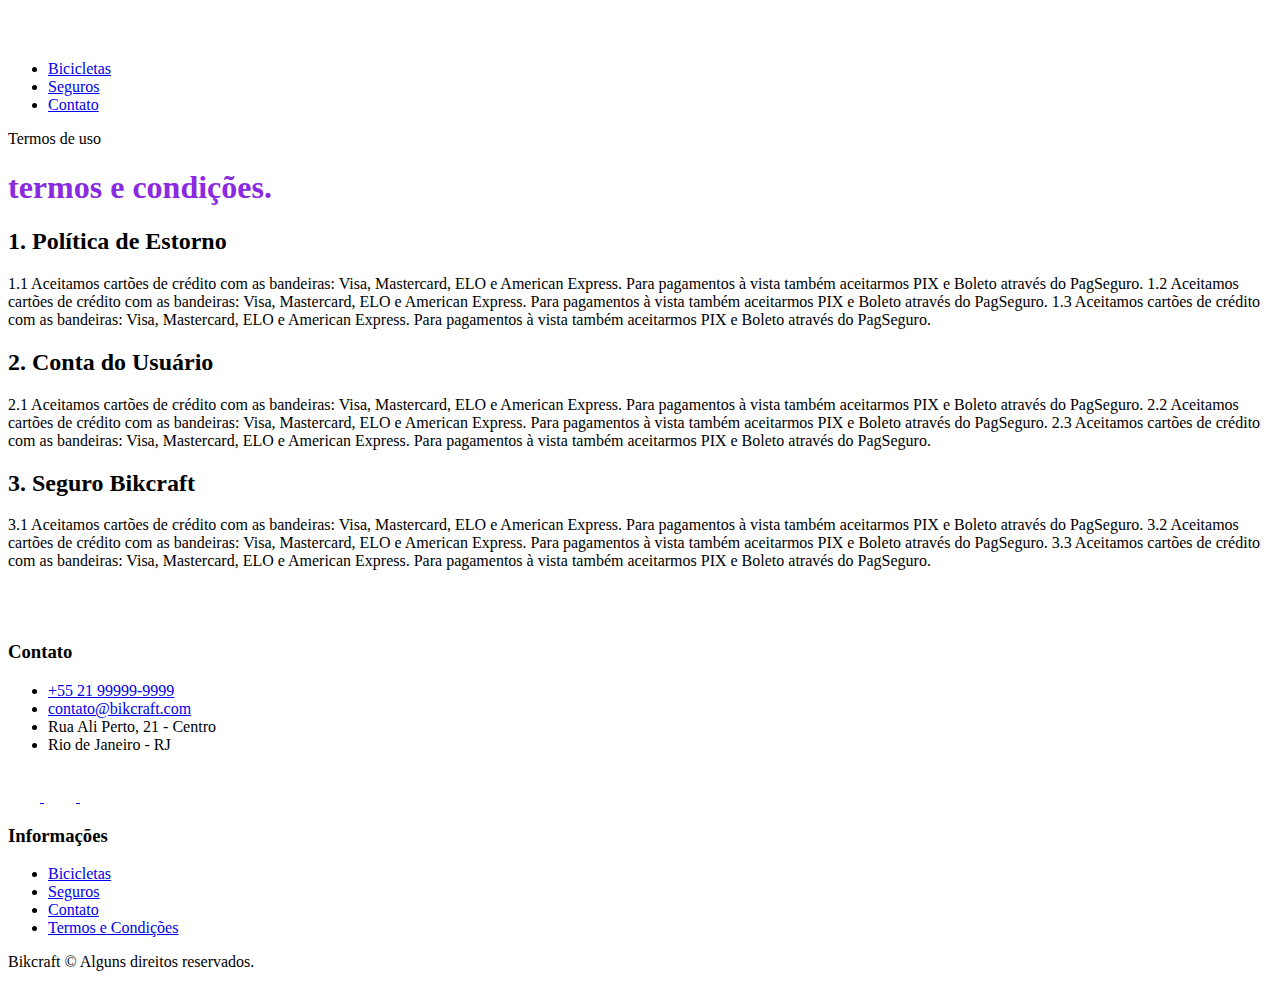
<file: termos.html>
<!DOCTYPE html>
<html lang="pt-br">

<head>
    <meta charset="UTF-8">
    <meta name="viewport" content="width=device-width, initial-scale=1.0">
    <link rel="preconnect" href="https://fonts.googleapis.com">
    <link rel="preconnect" href="https://fonts.gstatic.com" crossorigin>
    <link
        href="https://fonts.googleapis.com/css2?family=Merriweather:ital,opsz,wght@1,18..144,900&family=Poppins:wght@400;600&family=Roboto:ital,wght@0,100..900;1,100..900&display=swap"
        rel="stylesheet">
    <title>Termos e Condições | Bakcraft</title>
    <meta name="description" content="Termos e Condições">

    <link rel="preload" href="./css/style.css" as="style">
    <link rel="stylesheet" href="./css/style.css">

</head>

<body id="termos">
    <header class="header-bg">
        <div class="header container">
            <a href="./">
                <img src="/img/bikcraft.svg" width="136" height="32" alt="Bakcraft">
            </a>
            <nav aria-label="primaria">
                <ul class="header-menu font-1-m cor-0">
                    <li><a href="./bicicletas.html">Bicicletas</a></li>
                    <li><a href="./seguros.html">Seguros</a></li>
                    <li><a href="./contato.html">Contato</a></li>
                </ul>
            </nav>
        </div>
    </header>

    <main>
        <div class="titulo-bg">
            <div class="titulo container">
                <p class="font-2-l-b cor-5">Termos de uso</p>
                <h1 class="font-1-xxl cor-0">termos e condições<span class="cor-p1">.</span> </h1>
            </div>
        </div>

        <div class="termos font-2-s cor-10 container">
            <h2 class="font-1-l cor-11">1. Política de Estorno</h2>
            <p>
                1.1 Aceitamos cartões de crédito com as bandeiras: Visa, Mastercard, ELO e American Express. Para
                pagamentos à vista também aceitarmos PIX e Boleto através do PagSeguro.

                1.2 Aceitamos cartões de crédito com as bandeiras: Visa, Mastercard, ELO e American Express. Para
                pagamentos à vista também aceitarmos PIX e Boleto através do PagSeguro.

                1.3 Aceitamos cartões de crédito com as bandeiras: Visa, Mastercard, ELO e American Express. Para
                pagamentos à vista também aceitarmos PIX e Boleto através do PagSeguro.
            </p>
            <h2 class="font-1-l cor-11">2. Conta do Usuário</h2>
            <p>
                2.1 Aceitamos cartões de crédito com as bandeiras: Visa, Mastercard, ELO e American Express. Para
                pagamentos à vista também aceitarmos PIX e Boleto através do PagSeguro.

                2.2 Aceitamos cartões de crédito com as bandeiras: Visa, Mastercard, ELO e American Express. Para
                pagamentos à vista também aceitarmos PIX e Boleto através do PagSeguro.

                2.3 Aceitamos cartões de crédito com as bandeiras: Visa, Mastercard, ELO e American Express. Para
                pagamentos à vista também aceitarmos PIX e Boleto através do PagSeguro.
            </p>
            <h2 class="font-1-l cor-11">3. Seguro Bikcraft</h2>
            <p>
                3.1 Aceitamos cartões de crédito com as bandeiras: Visa, Mastercard, ELO e American Express. Para
                pagamentos à vista também aceitarmos PIX e Boleto através do PagSeguro.

                3.2 Aceitamos cartões de crédito com as bandeiras: Visa, Mastercard, ELO e American Express. Para
                pagamentos à vista também aceitarmos PIX e Boleto através do PagSeguro.

                3.3 Aceitamos cartões de crédito com as bandeiras: Visa, Mastercard, ELO e American Express. Para
                pagamentos à vista também aceitarmos PIX e Boleto através do PagSeguro.
            </p>
        </div>
    </main>

    <footer class="footer-bg">
        <div class="footer container">
            <img src="./img/bikcraft.svg" width="136" height="32" alt="Bakcraft">
            <div class="footer-contato">
                <h3 class="font-2-l-b cor-0">Contato</h3>
                <ul class="font-2-m cor-5">
                    <li><a href="tel:+552199999999">+55 21 99999-9999</a></li>
                    <li><a href="mailto:contato@bikcraft.com">contato@bikcraft.com</a></li>
                    <li>Rua Ali Perto, 21 - Centro</li>
                    <li>Rio de Janeiro - RJ</li>
                </ul>

                <div class="footer-redes">
                    <a href="./">
                        <img src="./img/redes/instagram.svg" width="32" height="32" alt="Instragram">
                    </a>
                    <a href="./">
                        <img src="./img/redes/facebook.svg" width="32" height="32" alt="Facebook">
                    </a>
                    <a href="./">
                        <img src="./img/redes/youtube.svg" width="32" height="32" alt="Youtube">
                    </a>
                </div>
            </div>
            <div class="footer-informacoes">
                <h3 class="font-2-l-b cor-0">Informações</h3>
                <ul class="font-1-m cor-5">
                    <li><a href="./bicicletas.html">Bicicletas</a></li>
                    <li><a href="./seguros.html">Seguros</a></li>
                    <li><a href="./contato.html">Contato</a></li>
                    <li><a href="./termos.html">Termos e Condições</a></li>

                </ul>
            </div>
            <p class="footer-copy font-2-m cor-6">Bikcraft © Alguns direitos reservados.</p>

        </div>
    </footer>

</body>

</html>
</file>
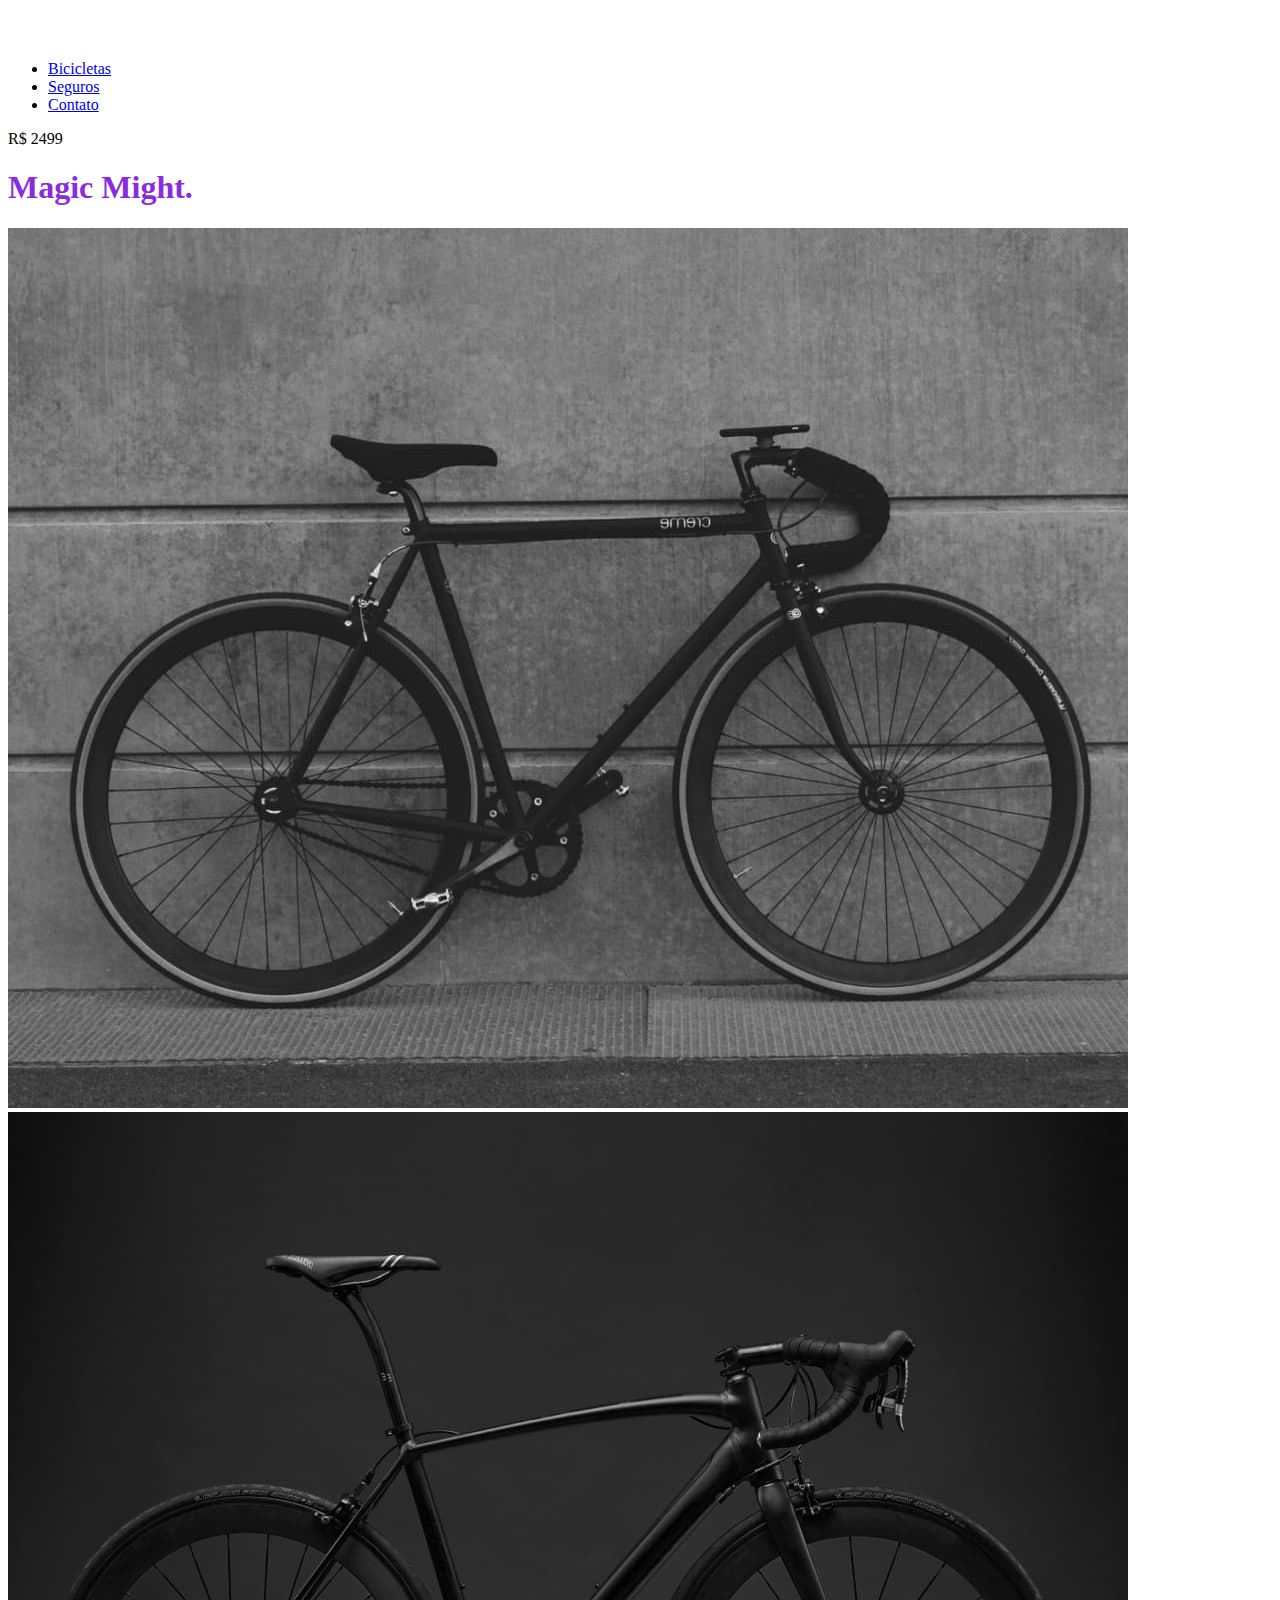
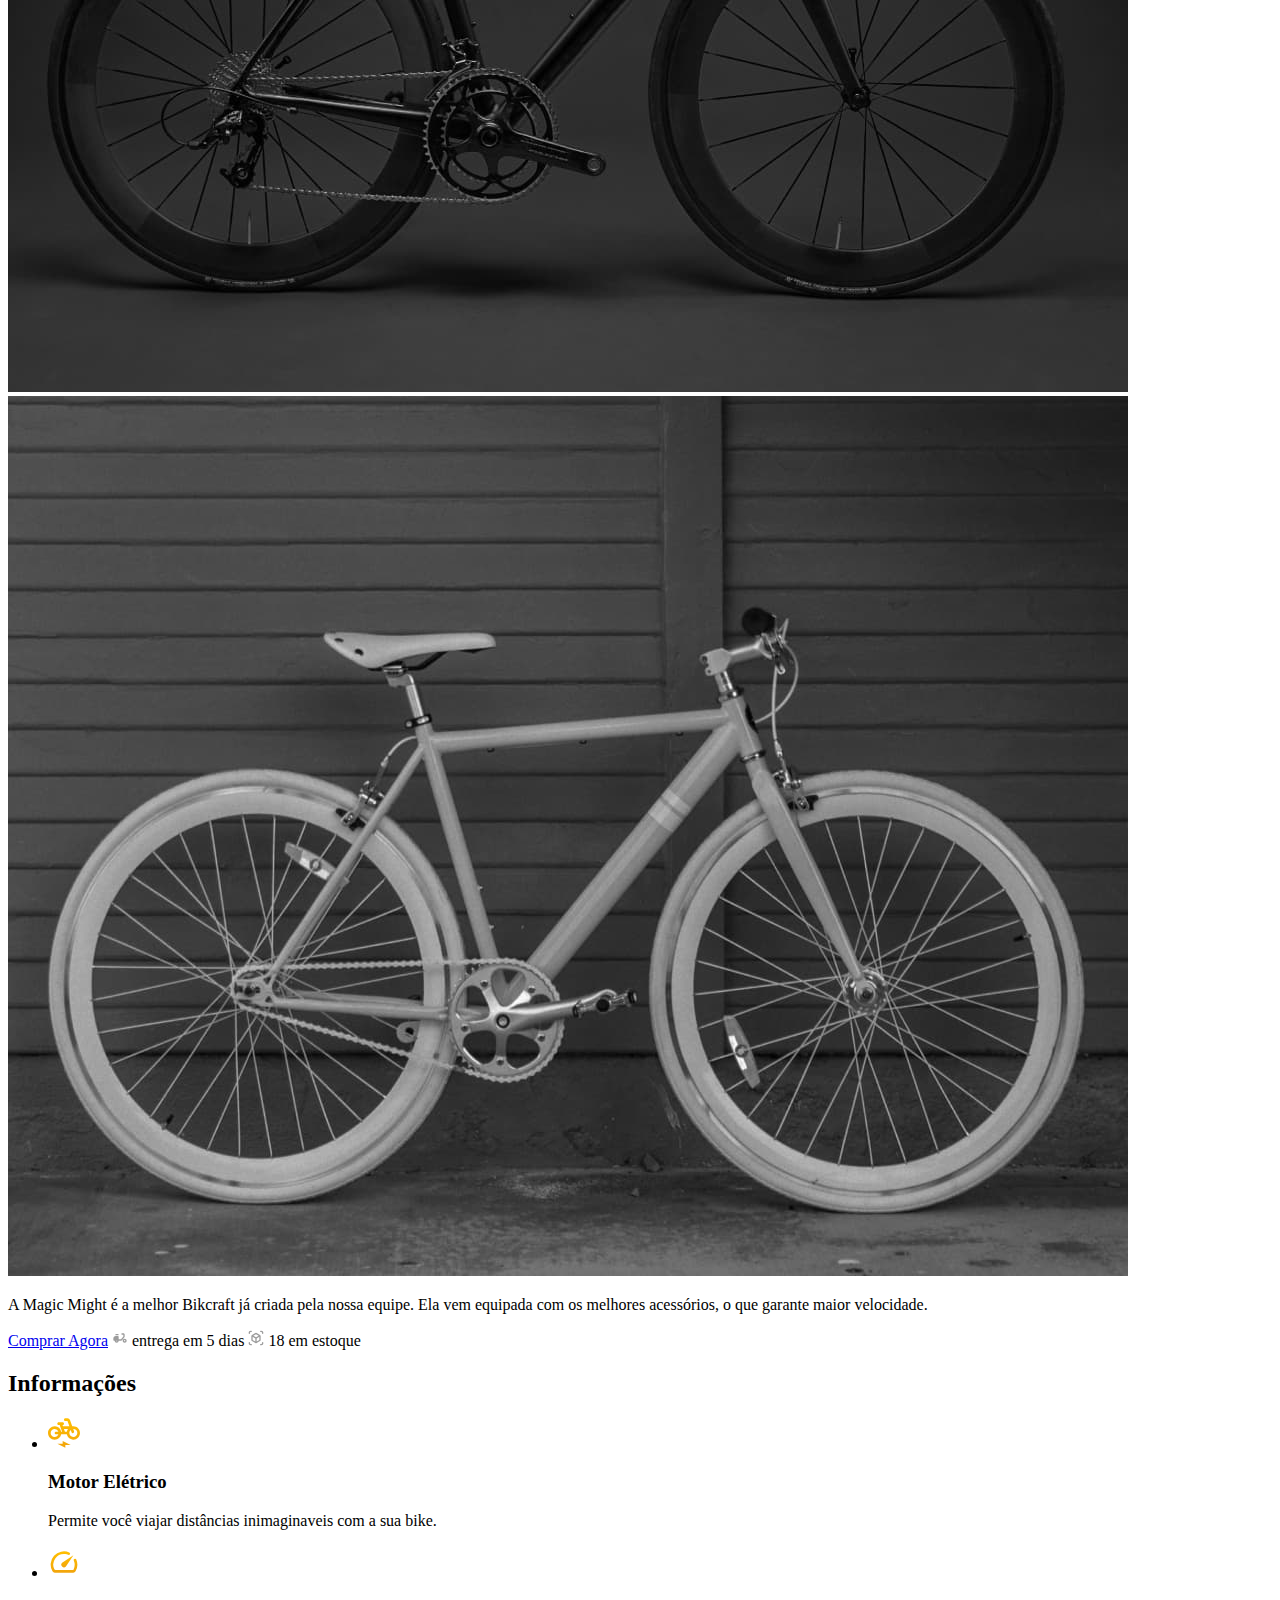
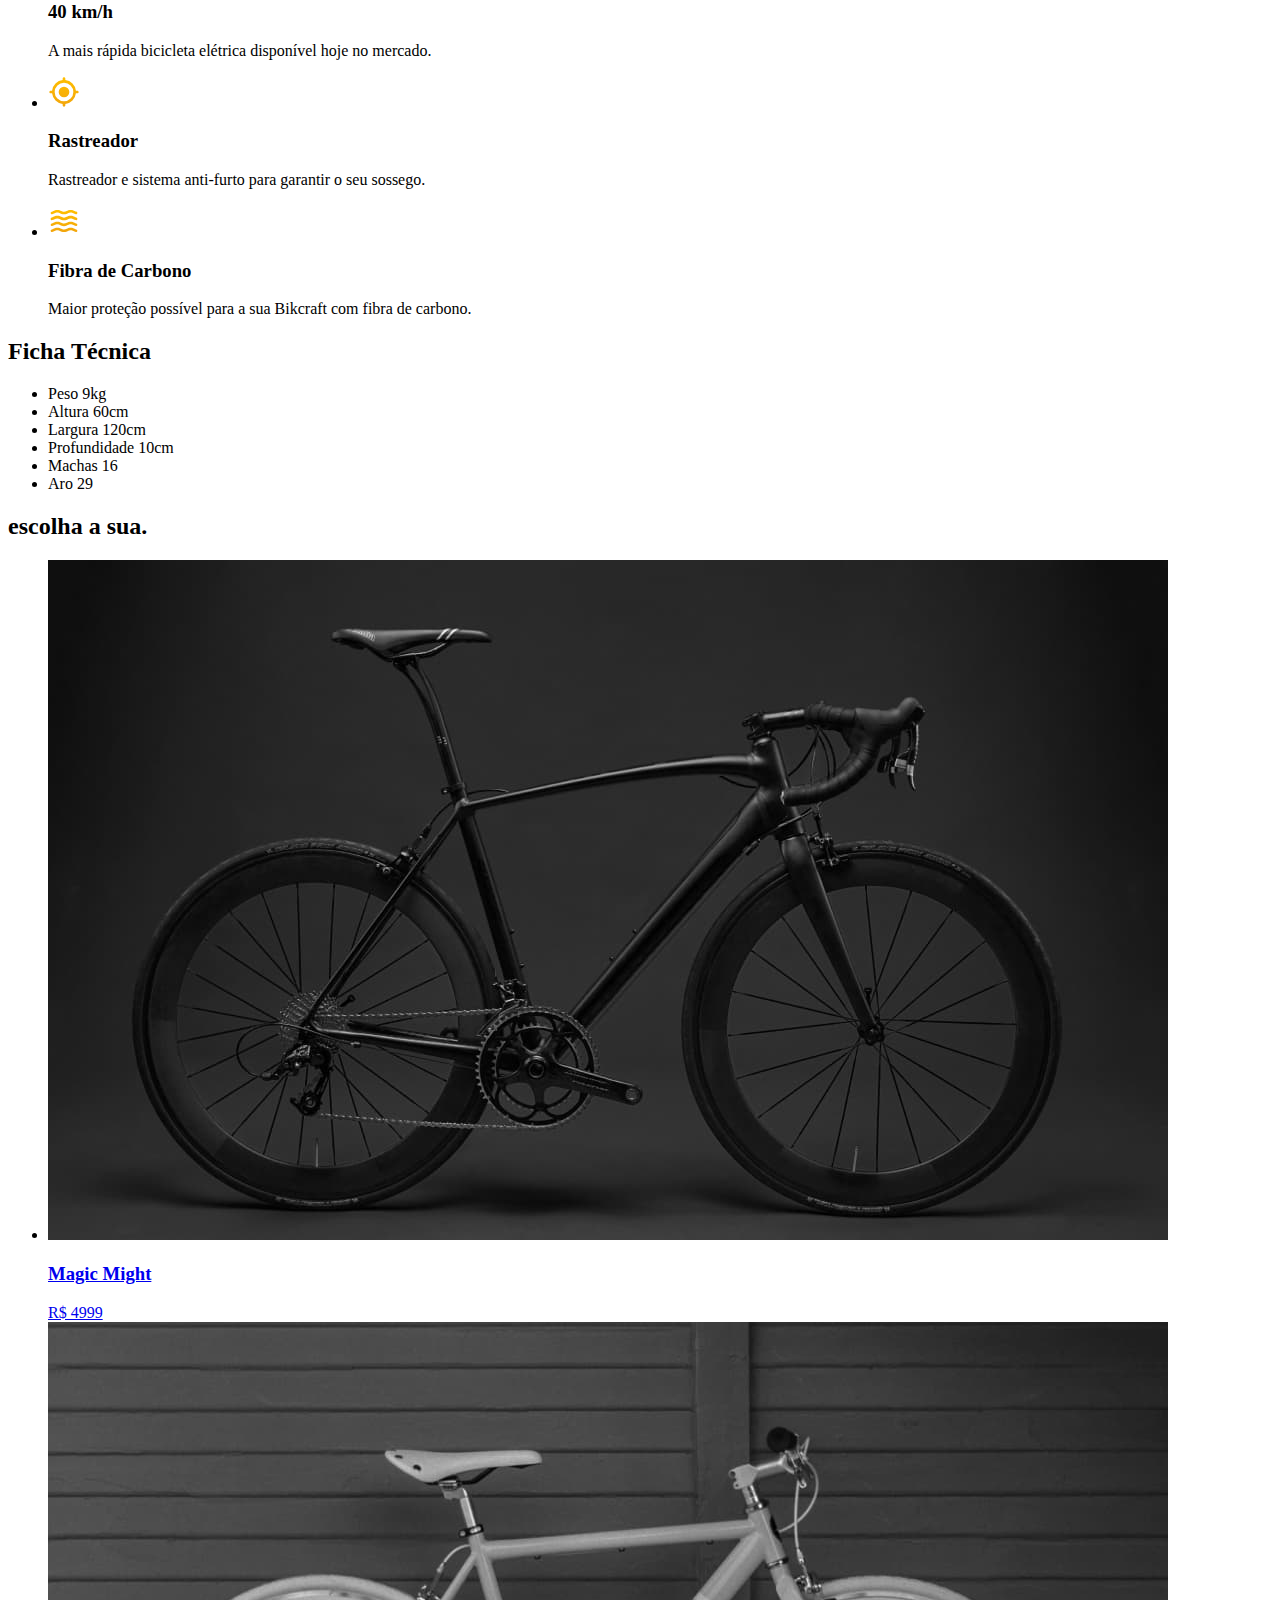
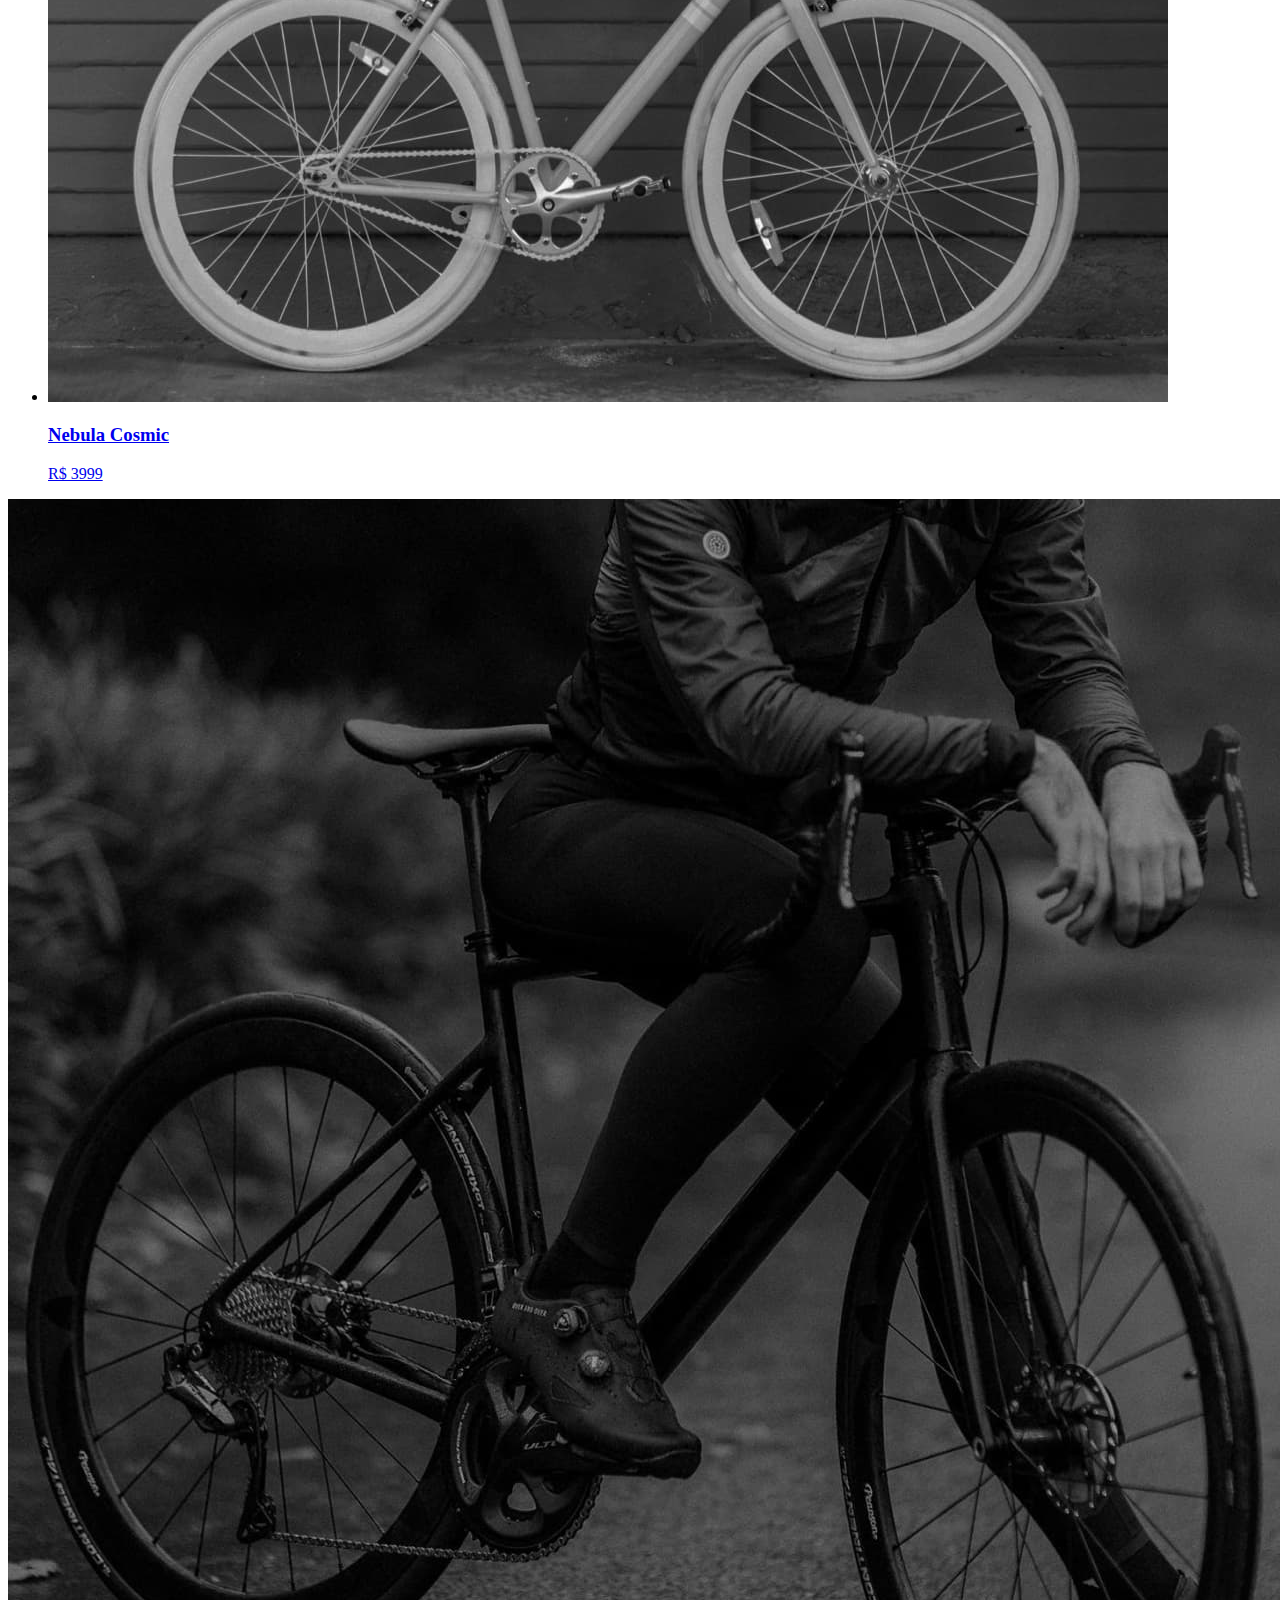
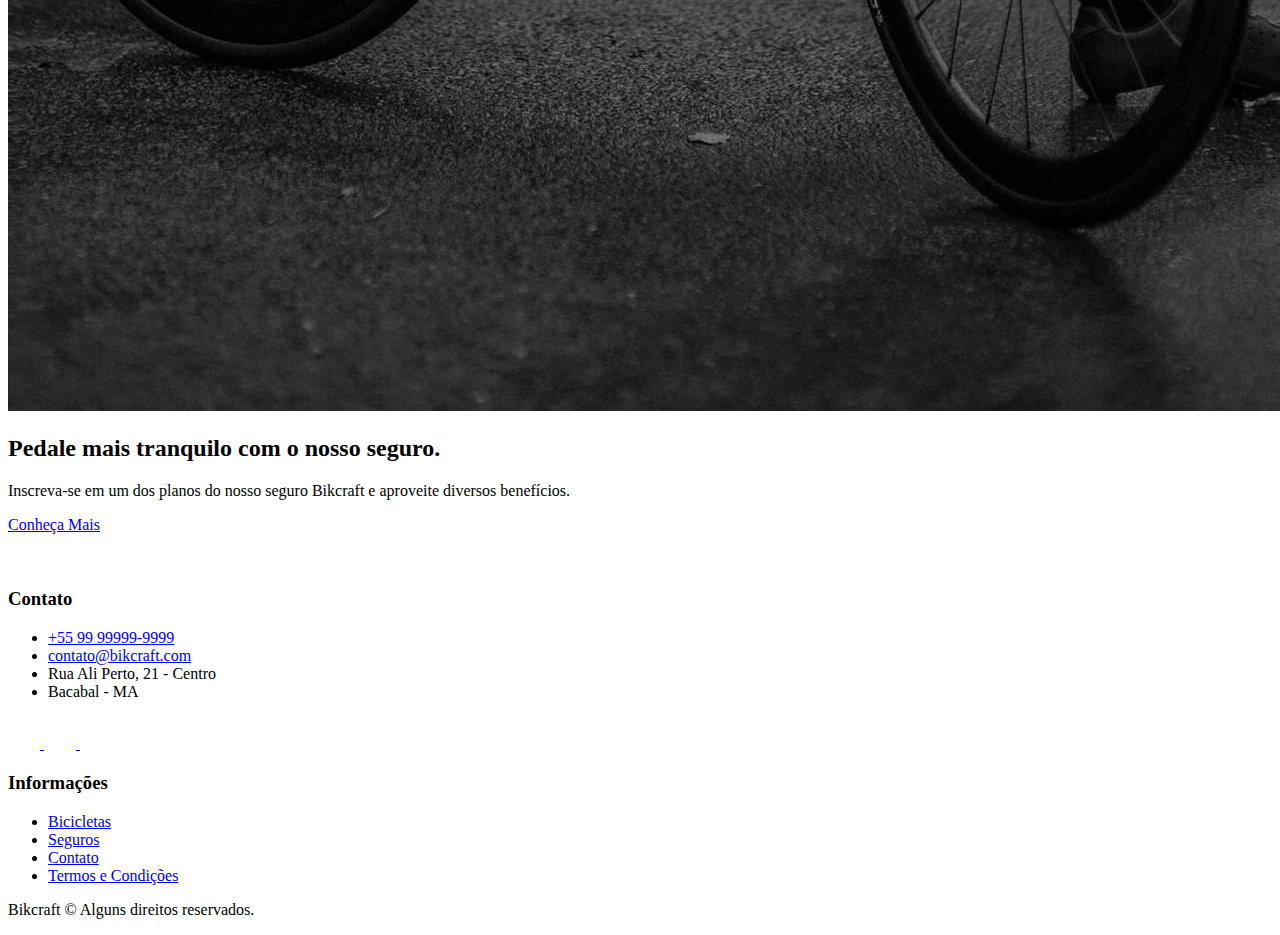
<file: bicicletas/magic.html>
<!DOCTYPE html>
<html lang="pt-br">

<head>
    <meta charset="UTF-8">
    <meta name="viewport" content="width=device-width, initial-scale=1.0">
    <link rel="stylesheet" href="../css/style.css">
    <link rel="preconnect" href="https://fonts.googleapis.com">
    <link rel="preconnect" href="https://fonts.gstatic.com" crossorigin>
    <link
        href="https://fonts.googleapis.com/css2?family=Merriweather:ital,opsz,wght@1,18..144,900&family=Poppins:wght@400;600&family=Roboto:ital,wght@0,100..900;1,100..900&display=swap"
        rel="stylesheet">
    <title>Magic | Bakcraft</title>
    <meta name="description" content="Termos e Condições">
</head>

<body id="bicicleta">
    <header class="header-bg">
        <div class="header container">
            <a href="../">
                <img src="/img/bikcraft.svg" alt="Bakcraft">
            </a>
            <nav aria-label="primaria">
                <ul class="header-menu font-1-m cor-0">
                    <li><a href="../bicicletas.html">Bicicletas</a></li>
                    <li><a href="../seguros.html">Seguros</a></li>
                    <li><a href="../contato.html">Contato</a></li>
                </ul>
            </nav>
        </div>
    </header>

    <main class="bicicleta-bg">
        <div>
            <div class="titulo container">
                <p class="font-2-xl cor-5">R$ 2499</p>
                <h1 class="font-1-xxl cor-0">Magic Might<span class="cor-p1">.</span> </h1>
            </div>
        </div>

        <div class="bicicleta container">
            <div class="bicicleta-imagem">
                <img src="../img/bicicleta/nimbus2.jpg" alt="Bicicleta elétrica">
                <img src="../img/bicicleta/nimbus1.jpg" alt="Bicicleta elétrica">
                <img src="../img/bicicleta/nimbus3.jpg" alt="Bicicleta elétrica">
            </div>
            <div class="bicicleta-conteudo">
                <p class="font-2-l cor-5">
                    A Magic Might é a melhor Bikcraft já criada pela nossa equipe. Ela vem equipada com os melhores
                    acessórios, o que garante maior velocidade.
                </p>
                <div class="bicicleta-comprar">
                    <a class="botao" href="../orcamento.html">Comprar Agora</a>
                    <span class="font-1-xs cor-6"><img src="../img/icones/entrega.svg" alt="">
                        entrega em 5 dias
                    </span>
                    <span class="font-1-xs cor-6"><img src="../img/icones/estoque.svg" alt="">
                        18 em estoque
                    </span>
                </div>

                <h2 class="font-1-xs cor-0">Informações</h2>
                <ul class="bicicleta-informacoes">
                    <li>
                        <img src="../img/icones/eletrica.svg" alt="">
                        <h3 class="font-1-m cor-0">Motor Elétrico</h3>
                        <p class="font-2-xs cor-5">
                            Permite você viajar distâncias inimaginaveis com a sua bike.
                        </p>
                    </li>
                    <li>
                        <img src="../img/icones/velocidade.svg" alt="">
                        <h3 class="font-1-m cor-0">40 km/h</h3>
                        <p class="font-2-xs cor-5">
                            A mais rápida bicicleta elétrica disponível hoje no mercado.
                        </p>
                    </li>
                    <li>
                        <img src="../img/icones/rastreador.svg" alt="">
                        <h3 class="font-1-m cor-0">Rastreador</h3>
                        <p class="font-2-xs cor-5">
                            Rastreador e sistema anti-furto para garantir o seu sossego.
                        </p>
                    </li>
                    <li>
                        <img src="../img/icones/carbono.svg" alt="">
                        <h3 class="font-1-m cor-0">Fibra de Carbono</h3>
                        <p class="font-2-xs cor-5">
                            Maior proteção possível para a sua Bikcraft com fibra de carbono.
                        </p>
                    </li>
                </ul>
                <h2 class="font-1-xs cor-0">Ficha Técnica</h2>
                <ul class="bicicleta-ficha font-2-s cor-4">
                    <li>Peso <span>9kg</span></li>
                    <li>Altura <span>60cm</span></li>
                    <li>Largura <span>120cm</span></li>
                    <li>Profundidade <span>10cm</span></li>
                    <li>Machas <span>16</span></li>
                    <li>Aro <span>29</span></li>
                </ul>

            </div>

        </div>


    </main>

     <article class="bicicletas-lista container ">
        <h2 class=" font-1-xxl ">escolha a sua<span class="cor-p1">.</span></h2>

        <ul>
            <li>
                <a href="./nimbus.html">
                    <img src="../img/bicicletas/nimbus.jpg" alt="Bicicleta preta">
                    <h3 class="font-1-xl">Magic Might</h3>
                    <span class="font-2-m cor-8">R$ 4999</span>
                </a>
            </li>
            <li>
                <a href="./nebula.html">
                    <img src="../img/bicicletas/nebula.jpg" alt="Bicicleta cinza">
                    <h3 class="font-1-xl">Nebula Cosmic</h3>
                    <span class="font-2-m cor-8">R$ 3999</span>
                </a>
            </li>

        </ul>
    </article>

    <article class="seguro-bg ">
        <div class="seguro container">
            <div class="seguro-imagem">
                <img src="../img/fotos/seguros.jpg" alt="Pessoa parada em cima de uma bicicleta">
            </div>
            <div class="seguro-conteudo">
                <h2 class="font-1-xxl cor-0">Pedale mais tranquilo com o nosso
                    <span class="cor-p1">seguro.</span>
                </h2>
                <p class="font-2-l cor-5">
                    Inscreva-se em um dos planos do nosso seguro Bikcraft e aproveite diversos benefícios.
                </p>
                <a class="botao" href="../seguros.html">Conheça Mais</a>
            </div>
        </div>        
    </article>

    <footer class="footer-bg">
        <div class="footer container">
            <img src="../img/bikcraft.svg" alt="Bakcraft">
            <div class="footer-contato">
                <h3 class="font-2-l-b cor-0">Contato</h3>
                <ul class="font-2-m cor-5">
                    <li><a href="tel:+5599982348021">+55 99 99999-9999</a></li>
                    <li><a href="mailto:contato@bikcraft.com">contato@bikcraft.com</a></li>
                    <li>Rua Ali Perto, 21 - Centro</li>
                    <li>Bacabal - MA</li>
                </ul>

                <div class="footer-redes">
                    <a href="../">
                        <img src="../img/redes/instagram.svg" alt="Instragram">
                    </a>
                    <a href="../">
                        <img src="../img/redes/facebook.svg" alt="Facebook">
                    </a>
                    <a href="../">
                        <img src="../img/redes/youtube.svg" alt="Youtube">
                    </a>
                </div>
            </div>
            <div class="footer-informacoes">
                <h3 class="font-2-l-b cor-0">Informações</h3>
                <ul class="font-1-m cor-5">
                    <li><a href="../bicicletas.html">Bicicletas</a></li>
                    <li><a href="../seguros.html">Seguros</a></li>
                    <li><a href="../contato.html">Contato</a></li>
                    <li><a href="../termos.html">Termos e Condições</a></li>

                </ul>
            </div>
            <p class="footer-copy font-2-m cor-6">Bikcraft © Alguns direitos reservados.</p>

        </div>
    </footer>

</body>

</html>
</file>
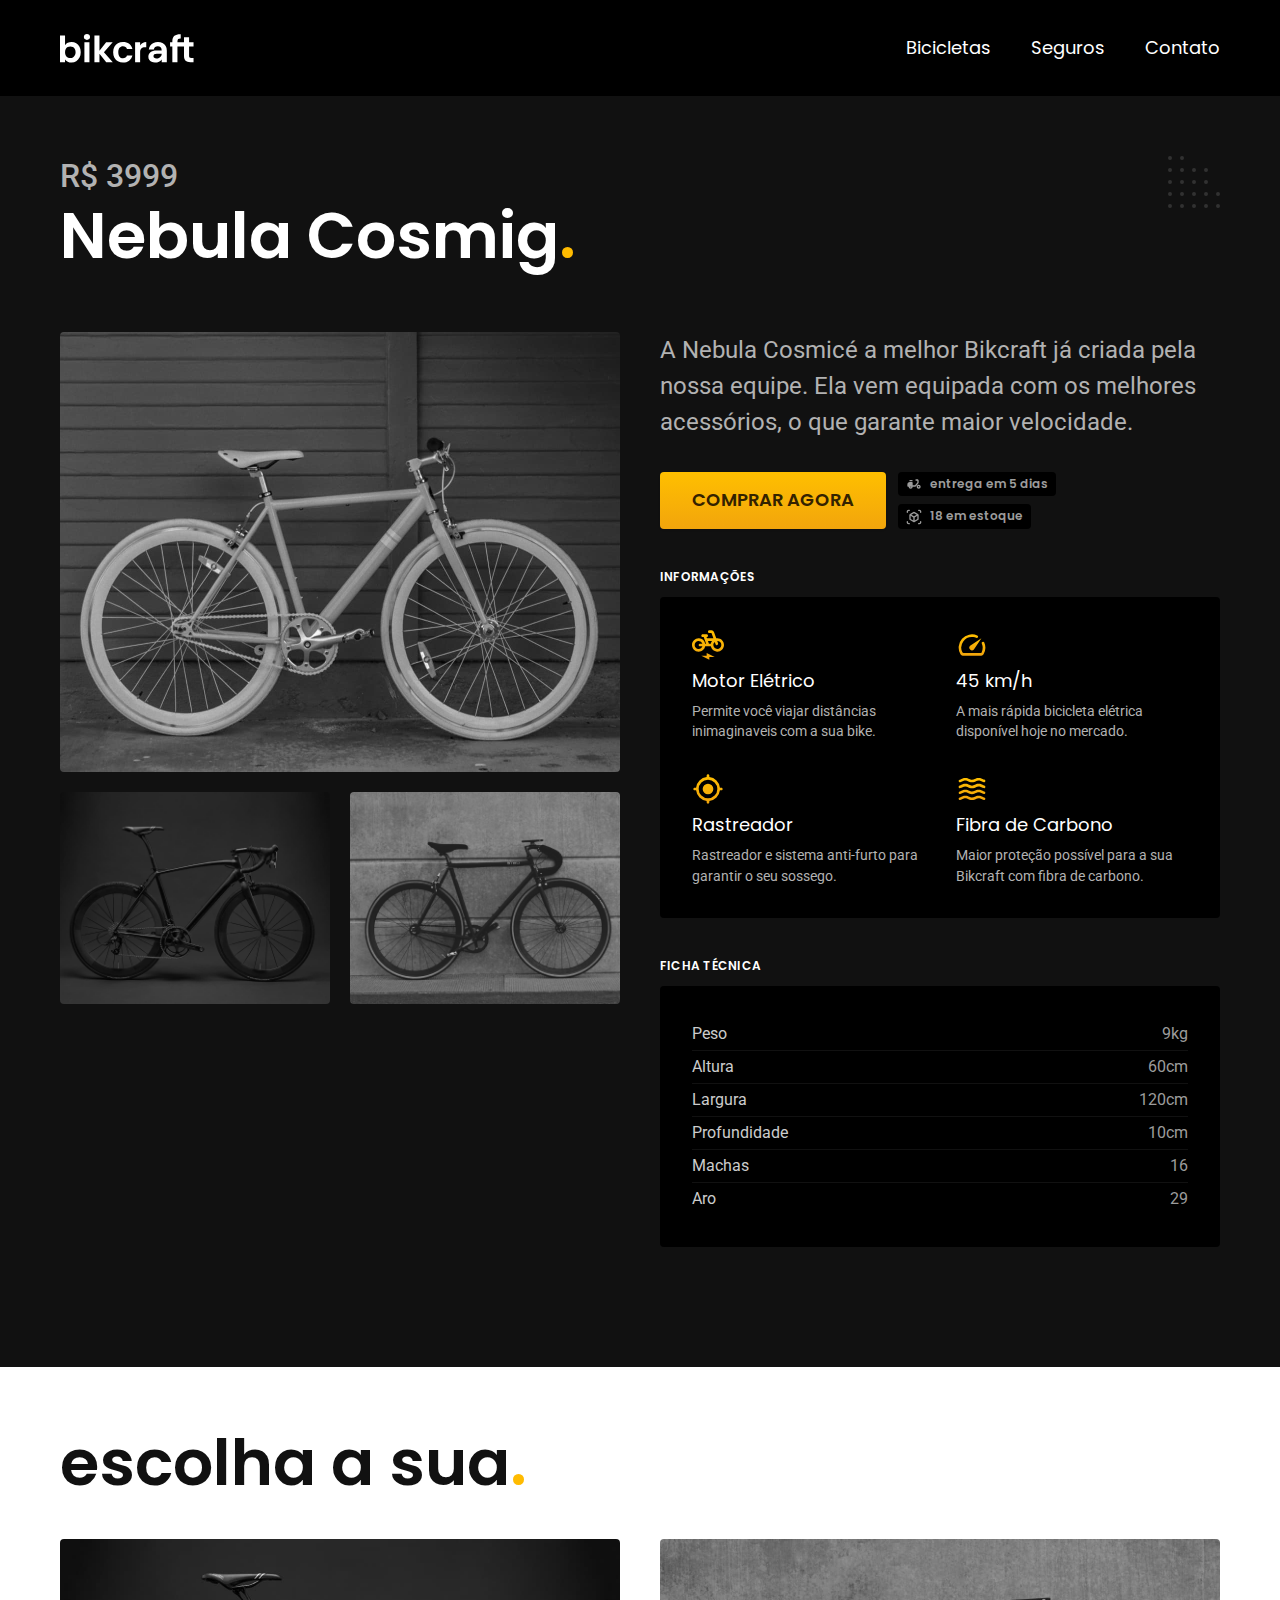
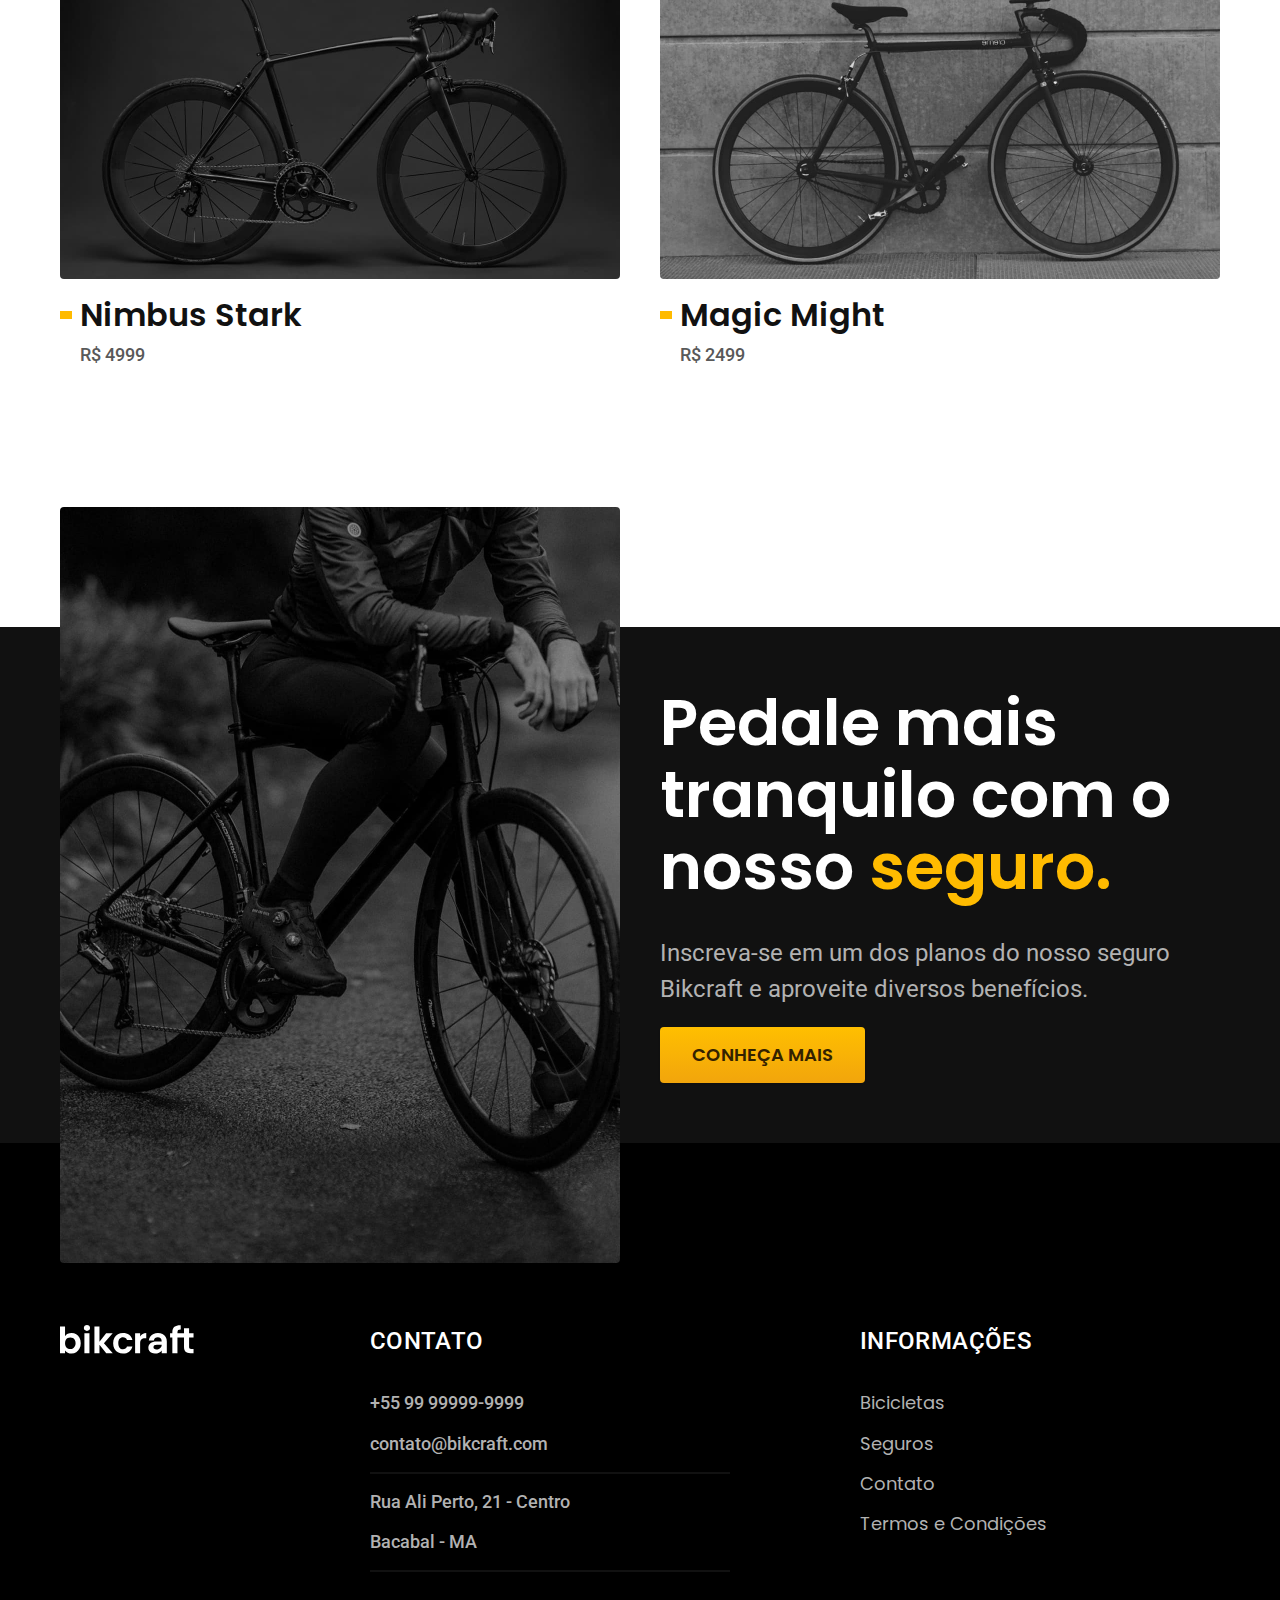
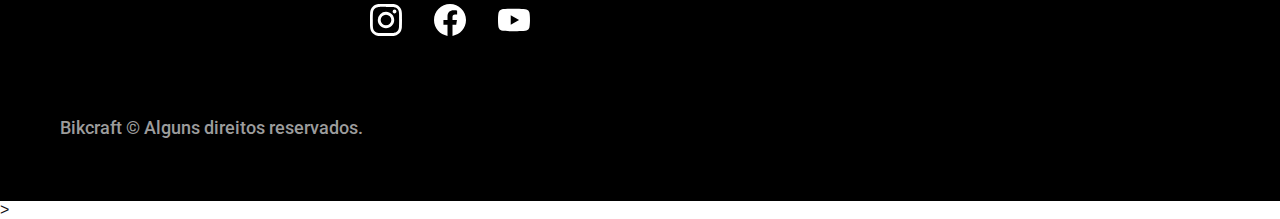
<file: bicicletas/nebula.html>
<!DOCTYPE html>
<html lang="pt-br">

<head>
    <meta charset="UTF-8">
    <meta name="viewport" content="width=device-width, initial-scale=1.0">
    <link rel="preconnect" href="https://fonts.googleapis.com">
    <link rel="preconnect" href="https://fonts.gstatic.com" crossorigin>
    <link
        href="https://fonts.googleapis.com/css2?family=Merriweather:ital,opsz,wght@1,18..144,900&family=Poppins:wght@400;600&family=Roboto:ital,wght@0,100..900;1,100..900&display=swap"
        rel="stylesheet">
    <title>Nebula | Bakcraft</title>
    <meta name="description" content="Termos e Condições">

    <link rel="icon" href="../favicon.svg" type="image/svg+xml">
    <link rel="preload" href="../css/style.min.css" as="style">
    <link rel="stylesheet" href="../css/style.min.css">

    <script>document.documentElement.classList.add("js")</script>
</head>

<body id="bicicleta">
    <header class="header-bg">
        <div class="header container">
            <a href="../">
                <img src="/img/bikcraft.svg" width="136" height="32" alt="Bakcraft">
            </a>
            <nav aria-label="primaria">
                <ul class="header-menu font-1-m cor-0">
                    <li><a href="../bicicletas.html">Bicicletas</a></li>
                    <li><a href="../seguros.html">Seguros</a></li>
                    <li><a href="../contato.html">Contato</a></li>
                </ul>
            </nav>
        </div>
    </header>

    <main class="bicicleta-bg">
        <div>
            <div class="titulo container">
                <p class="font-2-xl cor-5">R$ 3999</p>
                <h1 class="font-1-xxl cor-0">Nebula Cosmig<span class="cor-p1">.</span> </h1>
            </div>
        </div>

        <div class="bicicleta container">
            <div class="bicicleta-imagem">
                <img src="../img/bicicleta/nimbus3.jpg" width="1120" height="880" alt="Bicicleta elétrica">
                <img src="../img/bicicleta/nimbus1.jpg" width="1120" height="880" alt="Bicicleta elétrica">
                <img src="../img/bicicleta/nimbus2.jpg" width="1120" height="880" alt="Bicicleta elétrica">
            </div>
            <div class="bicicleta-conteudo">
                <p class="font-2-l cor-5">
                    A Nebula Cosmicé a melhor Bikcraft já criada pela nossa equipe. Ela vem equipada com os melhores
                    acessórios, o que garante maior velocidade.
                </p>
                <div class="bicicleta-comprar">
                    <a class="botao" href="../orcamento.html?tipo=bikcraft&produto=nebula">Comprar Agora</a>
                    <span class="font-1-xs cor-6"><img src="../img/icones/entrega.svg" width="16" height="16" alt="">
                        entrega em 5 dias
                    </span>
                    <span class="font-1-xs cor-6"><img src="../img/icones/estoque.svg" width="16" height="16" alt="">
                        18 em estoque
                    </span>
                </div>

                <h2 class="font-1-xs cor-0">Informações</h2>
                <ul class="bicicleta-informacoes">
                    <li>
                        <img src="../img/icones/eletrica.svg" width="32" height="32" alt="">
                        <h3 class="font-1-m cor-0">Motor Elétrico</h3>
                        <p class="font-2-xs cor-5">
                            Permite você viajar distâncias inimaginaveis com a sua bike.
                        </p>
                    </li>
                    <li>
                        <img src="../img/icones/velocidade.svg" width="32" height="32" alt="">
                        <h3 class="font-1-m cor-0">45 km/h</h3>
                        <p class="font-2-xs cor-5">
                            A mais rápida bicicleta elétrica disponível hoje no mercado.
                        </p>
                    </li>
                    <li>
                        <img src="../img/icones/rastreador.svg" width="32" height="32" alt="">
                        <h3 class="font-1-m cor-0">Rastreador</h3>
                        <p class="font-2-xs cor-5">
                            Rastreador e sistema anti-furto para garantir o seu sossego.
                        </p>
                    </li>
                    <li>
                        <img src="../img/icones/carbono.svg" width="32" height="32" alt="">
                        <h3 class="font-1-m cor-0">Fibra de Carbono</h3>
                        <p class="font-2-xs cor-5">
                            Maior proteção possível para a sua Bikcraft com fibra de carbono.
                        </p>
                    </li>
                </ul>
                <h2 class="font-1-xs cor-0">Ficha Técnica</h2>
                <ul class="bicicleta-ficha font-2-s cor-4">
                    <li>Peso <span>9kg</span></li>
                    <li>Altura <span>60cm</span></li>
                    <li>Largura <span>120cm</span></li>
                    <li>Profundidade <span>10cm</span></li>
                    <li>Machas <span>16</span></li>
                    <li>Aro <span>29</span></li>
                </ul>

            </div>

        </div>


    </main>

    <article class="bicicletas-lista container ">
        <h2 class=" font-1-xxl ">escolha a sua<span class="cor-p1">.</span></h2>

        <ul>

            <li>
                <a href="./nimbus.html">
                    <img src="../img/bicicletas/nimbus.jpg" width="1120" height="680" alt="Bicicleta cinza">
                    <h3 class="font-1-xl">Nimbus Stark</h3>
                    <span class="font-2-m cor-8">R$ 4999</span>
                </a>
            </li>
            <li>
                <a href="./magic.html">
                    <img src="../img/bicicletas/magic.jpg" width="1120" height="680" alt="Bicicleta preta">
                    <h3 class="font-1-xl">Magic Might</h3>
                    <span class="font-2-m cor-8">R$ 2499</span>
                </a>
            </li>

        </ul>
    </article>

    <article class="seguro-bg ">
        <div class="seguro container">
            <div class="seguro-imagem">
                <img src="../img/fotos/seguros.jpg" width="1360" height="1520"
                    alt="Pessoa parada em cima de uma bicicleta">
            </div>
            <div class="seguro-conteudo">
                <h2 class="font-1-xxl cor-0">Pedale mais tranquilo com o nosso
                    <span class="cor-p1">seguro.</span>
                </h2>
                <p class="font-2-l cor-5">
                    Inscreva-se em um dos planos do nosso seguro Bikcraft e aproveite diversos benefícios.
                </p>
                <a class="botao" href="../seguros.html">Conheça Mais</a>
            </div>
        </div>
    </article>

    <footer class="footer-bg">
        <div class="footer container">
            <img src="../img/bikcraft.svg" width="136" height="32" alt="Bakcraft">
            <div class="footer-contato">
                <h3 class="font-2-l-b cor-0">Contato</h3>
                <ul class="font-2-m cor-5">
                    <li><a href="tel:+5599982348021">+55 99 99999-9999</a></li>
                    <li><a href="mailto:contato@bikcraft.com">contato@bikcraft.com</a></li>
                    <li>Rua Ali Perto, 21 - Centro</li>
                    <li>Bacabal - MA</li>
                </ul>

                <div class="footer-redes">
                    <a href="../">
                        <img src="../img/redes/instagram.svg" width="32" height="32" alt="Instragram">
                    </a>
                    <a href="../">
                        <img src="../img/redes/facebook.svg" width="32" height="32" alt="Facebook">
                    </a>
                    <a href="../">
                        <img src="../img/redes/youtube.svg" width="32" height="32" alt="Youtube">
                    </a>
                </div>
            </div>
            <div class="footer-informacoes">
                <h3 class="font-2-l-b cor-0">Informações</h3>
                <ul class="font-1-m cor-5">
                    <li><a href="../bicicletas.html">Bicicletas</a></li>
                    <li><a href="../seguros.html">Seguros</a></li>
                    <li><a href="../contato.html">Contato</a></li>
                    <li><a href="../termos.html">Termos e Condições</a></li>

                </ul>
            </div>
            <p class="footer-copy font-2-m cor-6">Bikcraft © Alguns direitos reservados.</p>

        </div>
    </footer>

    <script src="../js/script.js"></script>
</body>>

</html>
</file>
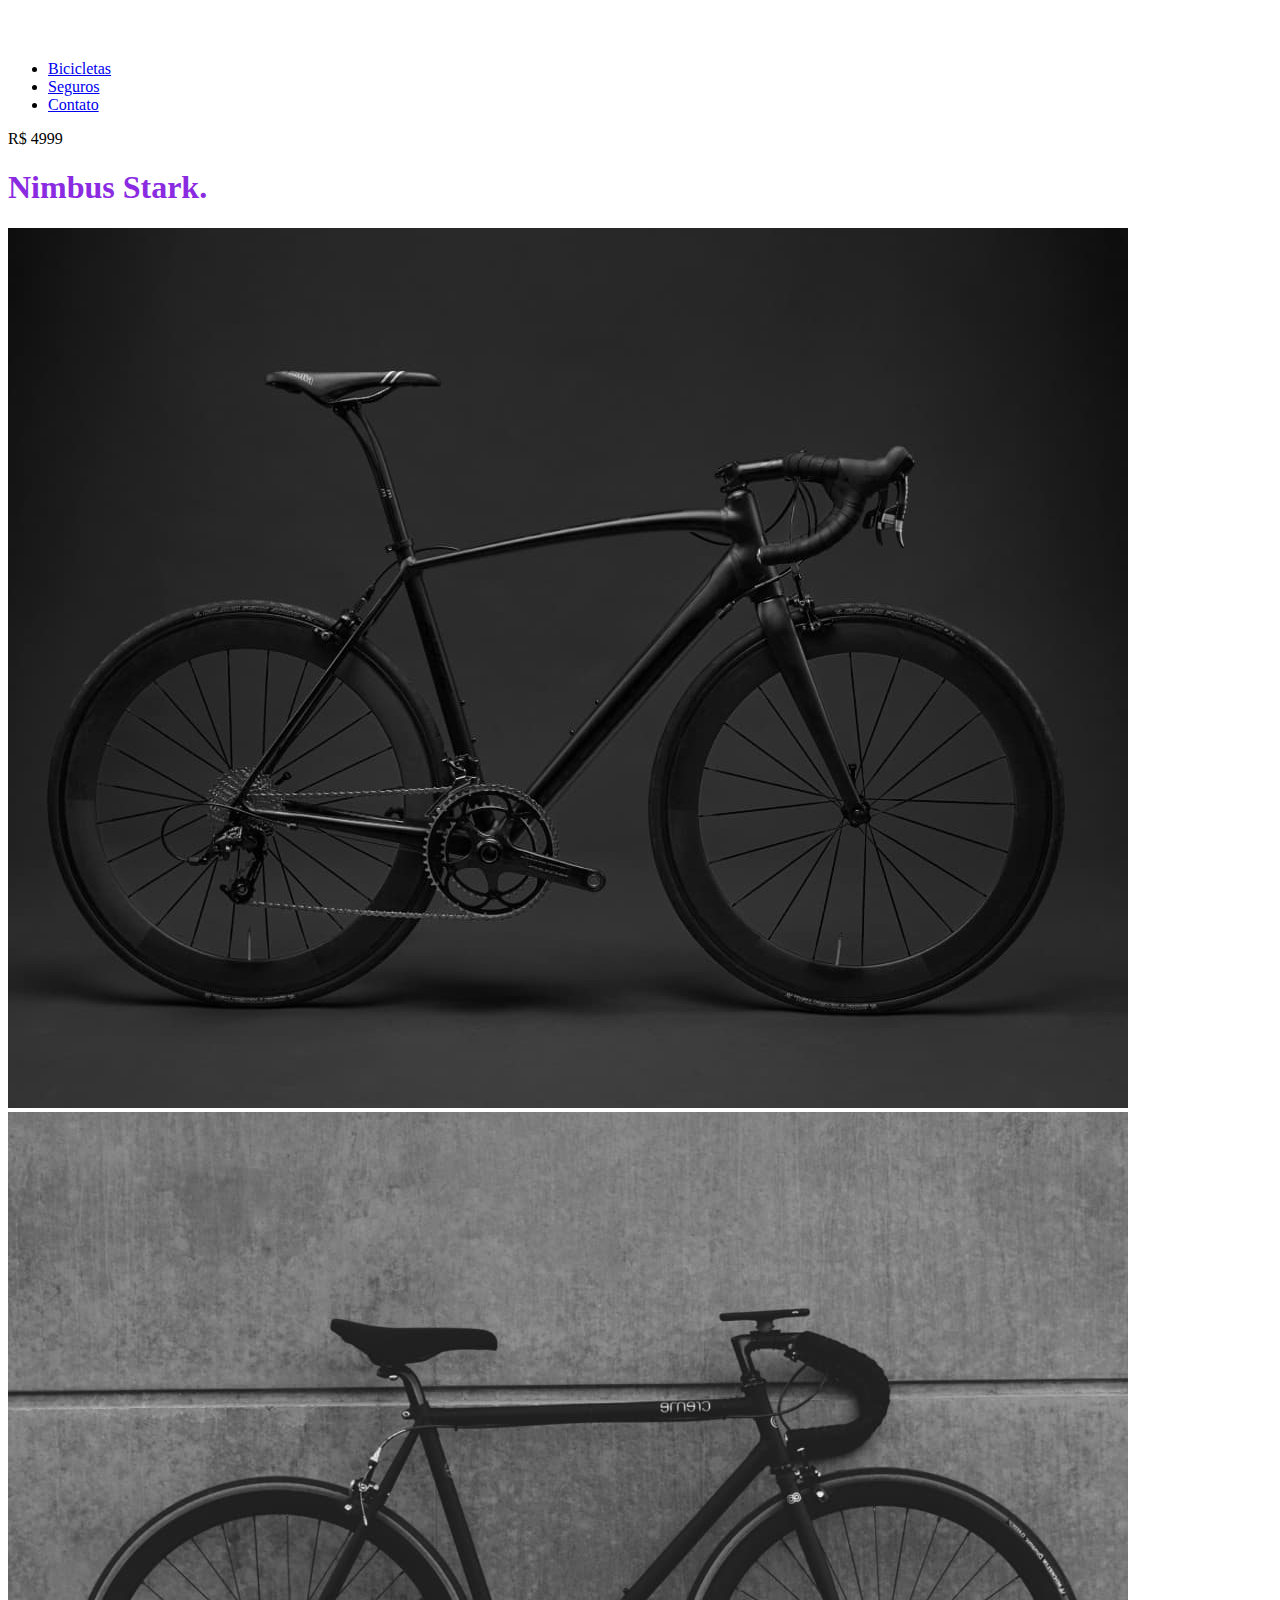
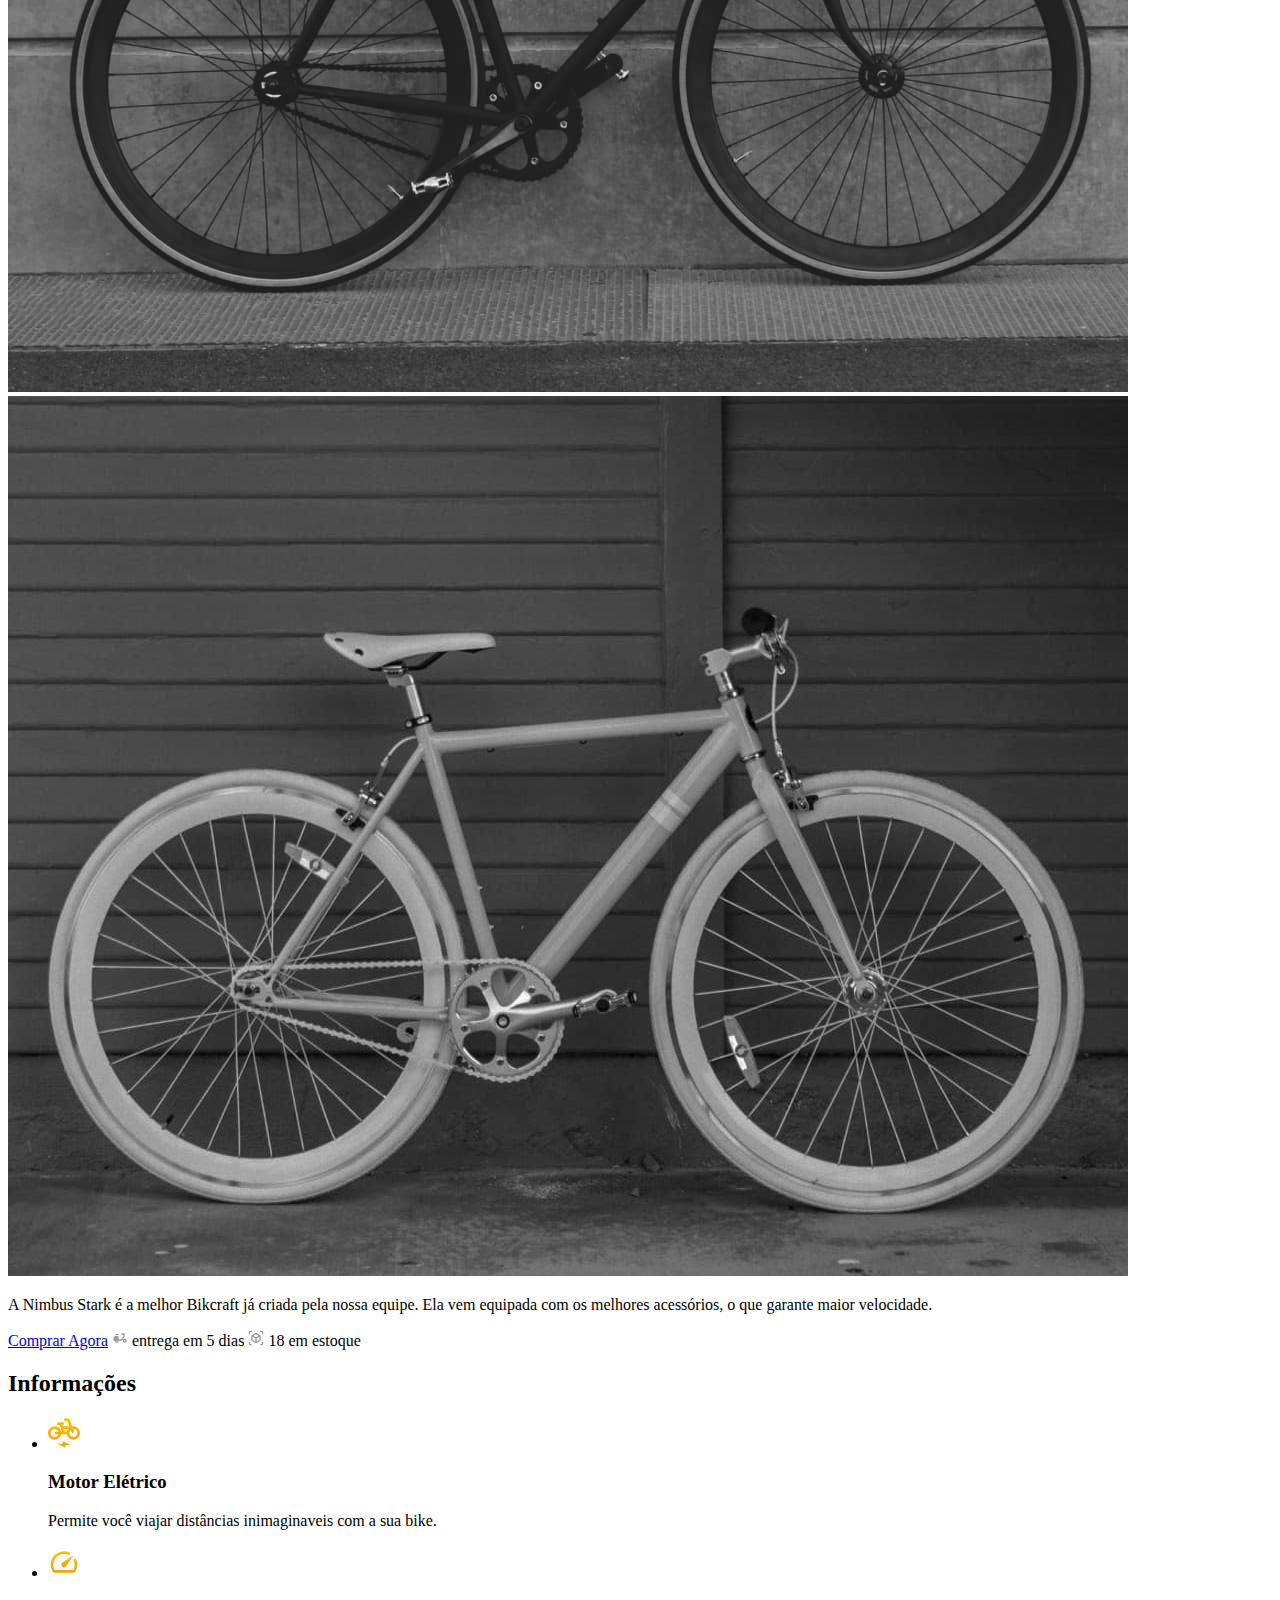
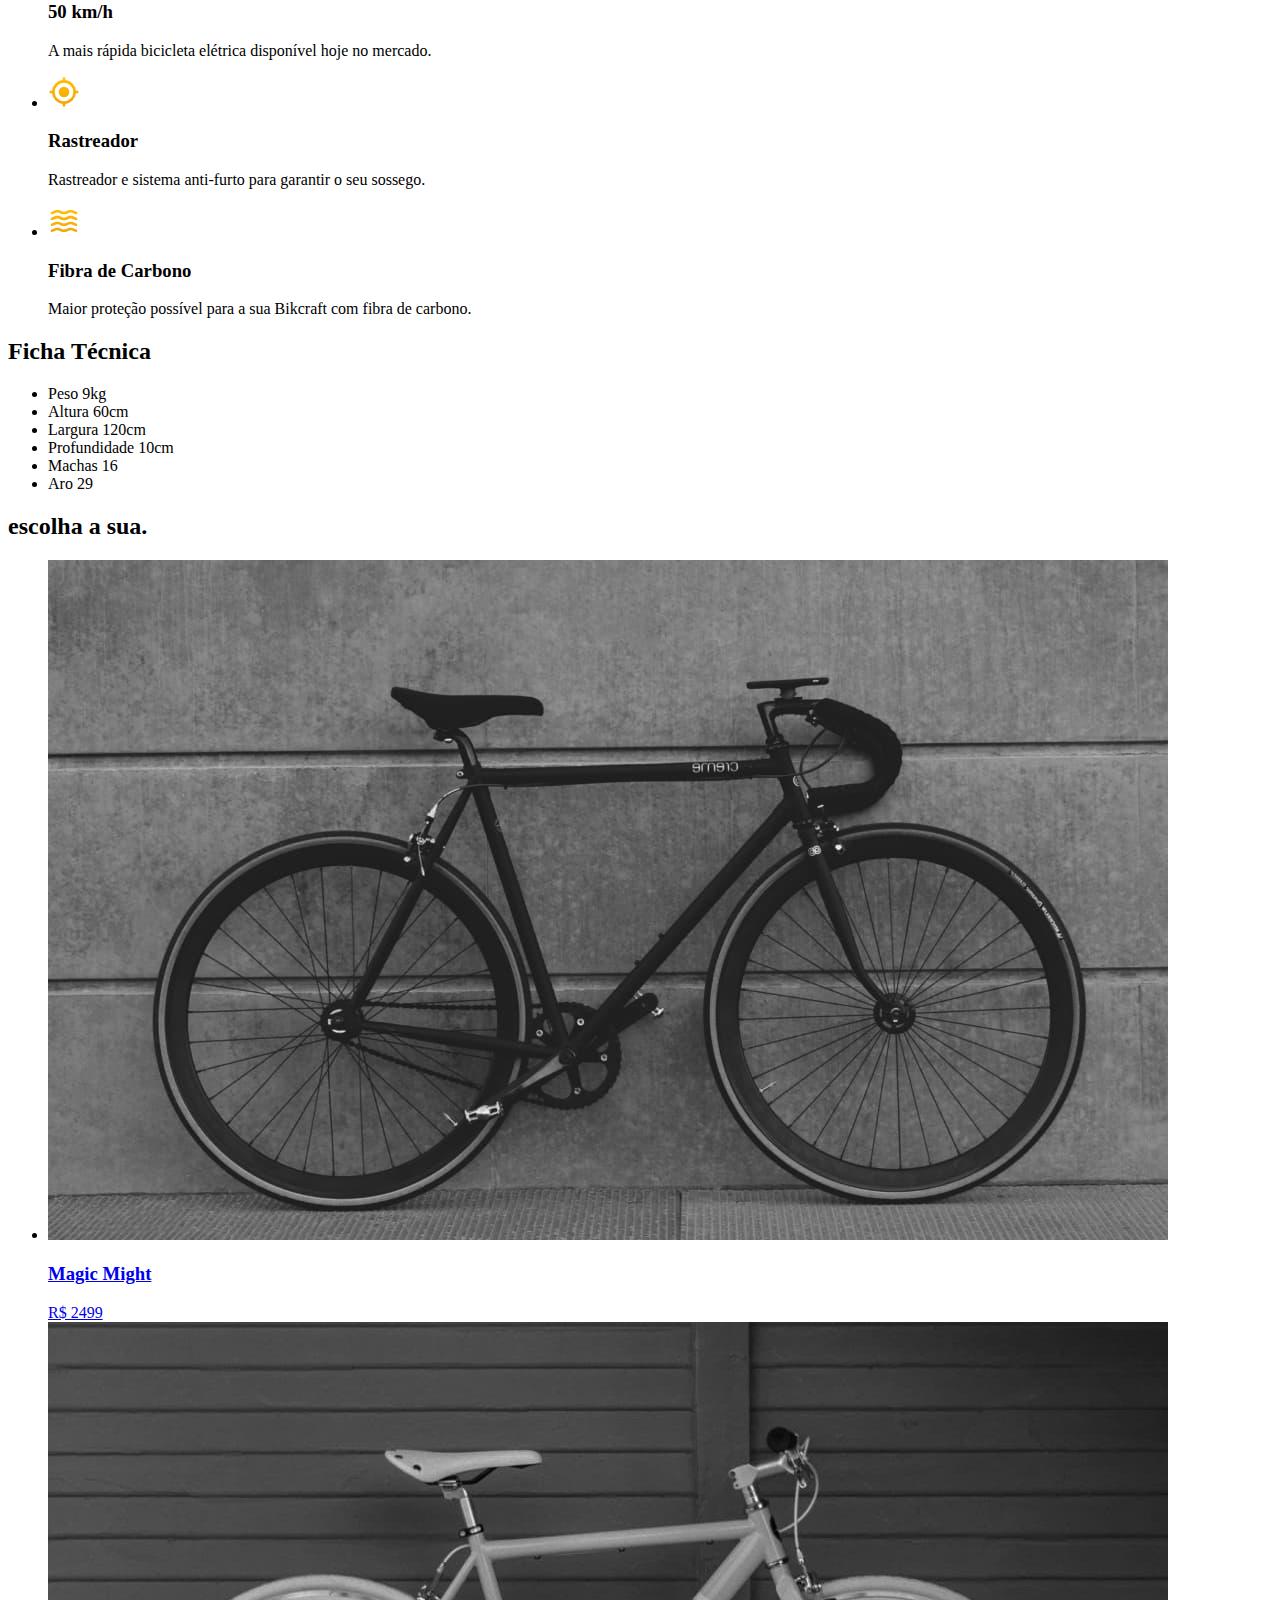
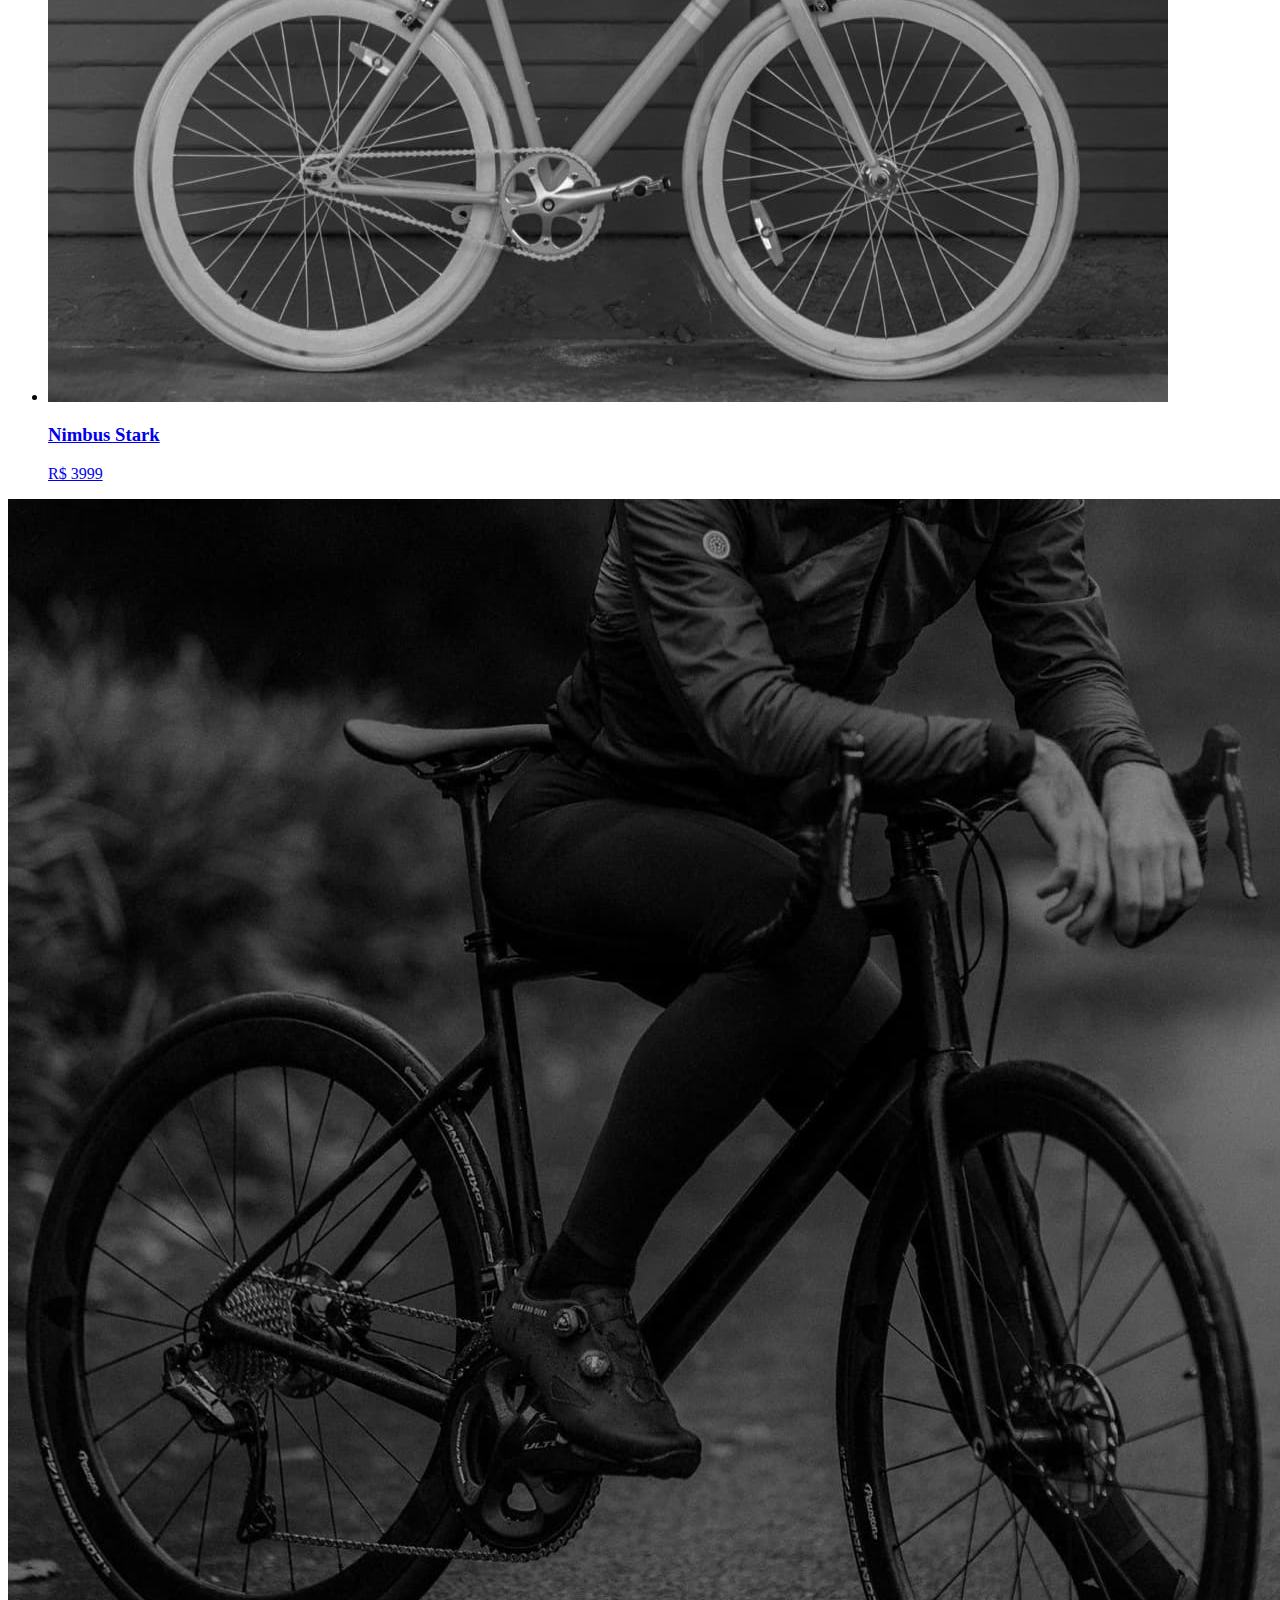
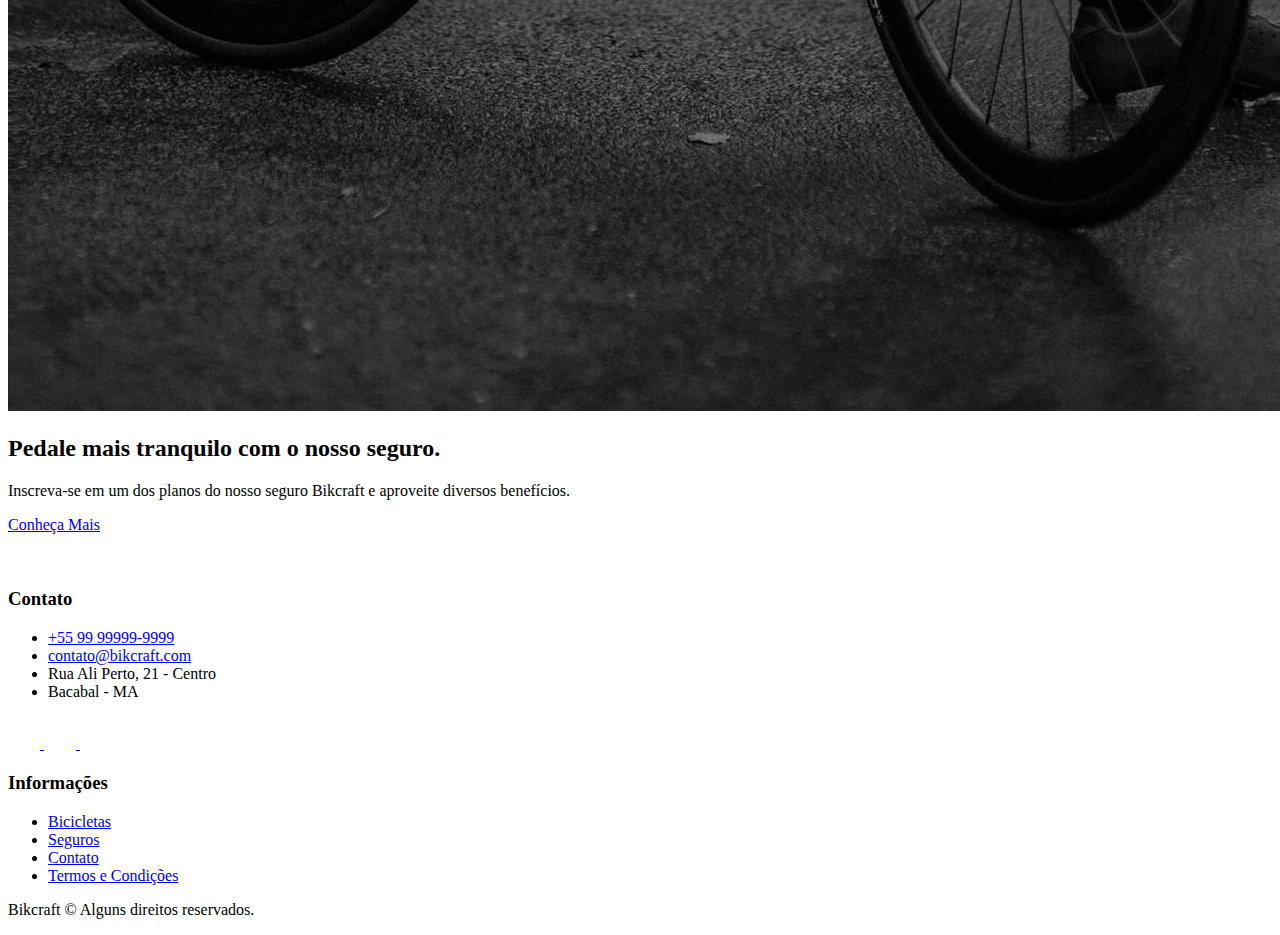
<file: bicicletas/nimbus.html>
<!DOCTYPE html>
<html lang="pt-br">

<head>
    <meta charset="UTF-8">
    <meta name="viewport" content="width=device-width, initial-scale=1.0">
    <link rel="stylesheet" href="../css/style.css">
    <link rel="preconnect" href="https://fonts.googleapis.com">
    <link rel="preconnect" href="https://fonts.gstatic.com" crossorigin>
    <link
        href="https://fonts.googleapis.com/css2?family=Merriweather:ital,opsz,wght@1,18..144,900&family=Poppins:wght@400;600&family=Roboto:ital,wght@0,100..900;1,100..900&display=swap"
        rel="stylesheet">
    <title>Nimbus| Bakcraft</title>
    <meta name="description" content="Termos e Condições">
</head>

<body id="bicicleta">
    <header class="header-bg">
        <div class="header container">
            <a href="../">
                <img src="/img/bikcraft.svg" alt="Bakcraft">
            </a>
            <nav aria-label="primaria">
                <ul class="header-menu font-1-m cor-0">
                    <li><a href="../bicicletas.html">Bicicletas</a></li>
                    <li><a href="../seguros.html">Seguros</a></li>
                    <li><a href="../ontato.html">Contato</a></li>
                </ul>
            </nav>
        </div>
    </header>

    <main class="bicicleta-bg">
        <div>
            <div class="titulo container">
                <p class="font-2-xl cor-5">R$ 4999</p>
                <h1 class="font-1-xxl cor-0">Nimbus Stark<span class="cor-p1">.</span> </h1>
            </div>
        </div>

        <div class="bicicleta container">
            <div class="bicicleta-imagem">
                <img src="../img/bicicleta/nimbus1.jpg" alt="Bicicleta elétrica">
                <img src="../img/bicicleta/nimbus2.jpg" alt="Bicicleta elétrica">
                <img src="../img/bicicleta/nimbus3.jpg" alt="Bicicleta elétrica">
            </div>
            <div class="bicicleta-conteudo">
                <p class="font-2-l cor-5">
                    A Nimbus Stark é a melhor Bikcraft já criada pela nossa equipe. Ela vem equipada com os melhores
                    acessórios, o que garante maior velocidade.
                </p>
                <div class="bicicleta-comprar">
                    <a class="botao" href="../orcamento.html">Comprar Agora</a>
                    <span class="font-1-xs cor-6"><img src="../img/icones/entrega.svg" alt="">
                        entrega em 5 dias
                    </span>
                    <span class="font-1-xs cor-6"><img src="../img/icones/estoque.svg" alt="">
                        18 em estoque
                    </span>
                </div>

                <h2 class="font-1-xs cor-0">Informações</h2>
                <ul class="bicicleta-informacoes">
                    <li>
                        <img src="../img/icones/eletrica.svg" alt="">
                        <h3 class="font-1-m cor-0">Motor Elétrico</h3>
                        <p class="font-2-xs cor-5">
                            Permite você viajar distâncias inimaginaveis com a sua bike.
                        </p>
                    </li>
                    <li>
                        <img src="../img/icones/velocidade.svg" alt="">
                        <h3 class="font-1-m cor-0">50 km/h</h3>
                        <p class="font-2-xs cor-5">
                            A mais rápida bicicleta elétrica disponível hoje no mercado.
                        </p>
                    </li>
                    <li>
                        <img src="../img/icones/rastreador.svg" alt="">
                        <h3 class="font-1-m cor-0">Rastreador</h3>
                        <p class="font-2-xs cor-5">
                            Rastreador e sistema anti-furto para garantir o seu sossego.
                        </p>
                    </li>
                    <li>
                        <img src="../img/icones/carbono.svg" alt="">
                        <h3 class="font-1-m cor-0">Fibra de Carbono</h3>
                        <p class="font-2-xs cor-5">
                            Maior proteção possível para a sua Bikcraft com fibra de carbono.
                        </p>
                    </li>
                </ul>
                <h2 class="font-1-xs cor-0">Ficha Técnica</h2>
                <ul class="bicicleta-ficha font-2-s cor-4">
                    <li>Peso <span>9kg</span></li>
                    <li>Altura <span>60cm</span></li>
                    <li>Largura <span>120cm</span></li>
                    <li>Profundidade <span>10cm</span></li>
                    <li>Machas <span>16</span></li>
                    <li>Aro <span>29</span></li>
                </ul>

            </div>

        </div>


    </main>

     <article class="bicicletas-lista container ">
        <h2 class=" font-1-xxl ">escolha a sua<span class="cor-p1">.</span></h2>

        <ul>
            <li>
                <a href="./magic.html">
                    <img src="../img/bicicletas/magic.jpg" alt="Bicicleta preta">
                    <h3 class="font-1-xl">Magic Might</h3>
                    <span class="font-2-m cor-8">R$ 2499</span>
                </a>
            </li>
            <li>
                <a href="./nebula.html">
                    <img src="../img/bicicletas/nebula.jpg" alt="Bicicleta cinza">
                    <h3 class="font-1-xl">Nimbus Stark</h3>
                    <span class="font-2-m cor-8">R$ 3999</span>
                </a>
            </li>

        </ul>
    </article>

    <article class="seguro-bg ">
        <div class="seguro container">
            <div class="seguro-imagem">
                <img src="../img/fotos/seguros.jpg" alt="Pessoa parada em cima de uma bicicleta">
            </div>
            <div class="seguro-conteudo">
                <h2 class="font-1-xxl cor-0">Pedale mais tranquilo com o nosso
                    <span class="cor-p1">seguro.</span>
                </h2>
                <p class="font-2-l cor-5">
                    Inscreva-se em um dos planos do nosso seguro Bikcraft e aproveite diversos benefícios.
                </p>
                <a class="botao" href="../seguros.html">Conheça Mais</a>
            </div>
        </div>        
    </article>

    <footer class="footer-bg">
        <div class="footer container">
            <img src="../img/bikcraft.svg" alt="Bakcraft">
            <div class="footer-contato">
                <h3 class="font-2-l-b cor-0">Contato</h3>
                <ul class="font-2-m cor-5">
                    <li><a href="tel:+5599982348021">+55 99 99999-9999</a></li>
                    <li><a href="mailto:contato@bikcraft.com">contato@bikcraft.com</a></li>
                    <li>Rua Ali Perto, 21 - Centro</li>
                    <li>Bacabal - MA</li>
                </ul>

                <div class="footer-redes">
                    <a href="../">
                        <img src="../img/redes/instagram.svg" alt="Instragram">
                    </a>
                    <a href="../">
                        <img src="../img/redes/facebook.svg" alt="Facebook">
                    </a>
                    <a href="../">
                        <img src="../img/redes/youtube.svg" alt="Youtube">
                    </a>
                </div>
            </div>
            <div class="footer-informacoes">
                <h3 class="font-2-l-b cor-0">Informações</h3>
                <ul class="font-1-m cor-5">
                    <li><a href="../bicicletas.html">Bicicletas</a></li>
                    <li><a href="../seguros.html">Seguros</a></li>
                    <li><a href="../ontato.html">Contato</a></li>
                    <li><a href="../termos.html">Termos e Condições</a></li>

                </ul>
            </div>
            <p class="footer-copy font-2-m cor-6">Bikcraft © Alguns direitos reservados.</p>

        </div>
    </footer>

</body>

</html>
</file>
<file: css/style.css>
h1{
    color: blueviolet;
}
</file>
<file: css/style.min.css>
body{margin:0;font-family:Arial,Helvetica,sans-serif;color:#111}blockquote,dd,h1,h2,h3,h4,p,ul{margin:0;padding:0;list-style:none}a{text-decoration:none;color:inherit}img{max-width:100%;height:auto;display:block}img[src$=".jpg"]{border-radius:4px}.font-1-xs{font:600 0.75rem/1.35 Poppins,sans-serif}.font-2-xs{font:400 0.875rem/1.43 Roboto,sans-serif}.font-1-s{font:400 1rem/1.5 Poppins,sans-serif}.font-2-s{font:400 1rem/1.5 Roboto,sans-serif}.font-1-m,.font-1-m-b{font:400 1.125rem/1.35 Poppins,sans-serif}.font-1-m-b{font-weight:600}.font-2-m{font:500 1.125rem/1.35 Roboto,sans-serif}.font-1-l{font:400 1.5rem/1.5 Poppins,sans-serif}.font-2-l,.font-2-l-b{font:400 1.5rem/1.5 Roboto,sans-serif}.font-2-l-b{font-weight:500;letter-spacing:.015em;text-transform:uppercase}.font-1-xl{font:600 2rem/1.25 Poppins,sans-serif}.font-2-xl{font:500 2rem/1.25 Roboto,sans-serif}.font-1-xxl{font:600 4rem/1.125 Poppins,sans-serif}@media (max-width:1200px){.font-1-xxl{font-size:3rem}.font-2-l,.font-2-l-b{font-size:1.125rem}}@media (max-width:800px){.font-1-xxl{font-size:2rem}.font-1-xl,.font-2-xl{font-size:1.5rem}}:root{--cor-0:#ffffff;--cor-1:#f7f7f7;--cor-2:#ededed;--cor-3:#dedede;--cor-4:#cccccc;--cor-5:#b2b2b2;--cor-6:#9c9c9c;--cor-7:#717171;--cor-8:#595959;--cor-9:#404040;--cor-10:#2e2e2e;--cor-11:#111111;--cor-12:#000000;--cor-p1:#ffbb00;--cor-p2:#e4a30b;--cor-p3:#a66f00;--cor-p4:#664400;--cor-p5:#332200}.cor-0{color:var(--cor-0)}.cor-1{color:var(--cor-1)}.cor-2{color:var(--cor-2)}.cor-3{color:var(--cor-3)}.cor-4{color:var(--cor-4)}.cor-5{color:var(--cor-5)}.cor-6{color:var(--cor-6)}.cor-7{color:var(--cor-7)}.cor-8{color:var(--cor-8)}.cor-9{color:var(--cor-9)}.cor-10{color:var(--cor-10)}.cor-11{color:var(--cor-11)}.cor-12{color:var(--cor-12)}.cor-p1{color:var(--cor-p1)}.cor-p2{color:var(--cor-p2)}.cor-p3{color:var(--cor-p3)}.cor-p4{color:var(--cor-p4)}.cor-p5{color:var(--cor-p5)}.js .fadeInDown{transform:translate3d(0,-20px,0)}.js .fadeInUp{transform:translate3d(0,20px,0)}.js .fadeInRight{transform:translate3d(20px,0,0)}.js .fadeInLeft{transform:translate3d(-20px,0,0)}.js [data-anime]{opacity:0}.js .anime{opacity:1;transform:none;transition:transform .8s,opacity .8s}.header-bg{background:var(--cor-12)}.header{display:flex;flex-wrap:wrap;gap:20px;justify-content:space-between;align-items:center;padding-top:20px;padding-bottom:20px}.header-menu{display:flex;flex-wrap:wrap;gap:40px}.header-menu a{display:inline-block;padding:16px 0;position:relative}.header-menu a::after{content:"";display:block;height:2px;width:0;background:var(--cor-0);margin-top:4px;transition:.3s;position:absolute}.js .header-menu a.ativo::after,.js .header-menu a:hover::after{width:100%}@media (max-width:800px){.header-menu{gap:20px}.header-menu a{background:var(--cor-11);padding:12px 16px;border-radius:4px}.header-menu a:hover{background-color:var(--cor-10)}.header-menu a::after{display:none}}@media (max-width:600px){.header-menu{gap:12px}.header-menu a{padding:8px 12px;font-size:14px}}.footer-bg{background-color:var(--cor-12)}.footer{display:grid;grid-template-columns:3fr 5fr 4fr;gap:40px;padding:60px 0}.footer h3{margin-bottom:32px}.footer-contato ul{margin-bottom:32px}.footer-contato li:nth-child(2n):after{content:"";display:block;max-width:360px;height:2px;background:var(--cor-11);margin-top:16px}.footer li{margin-bottom:16px}.footer-redes{display:flex;gap:32px}.footer a:hover{color:var(--cor-0)}.footer-copy{grid-column:1/-1;margin-top:40px}@media (max-width:800px){.footer>img{display:none}.footer{grid-template-columns:1fr 1fr}}@media (max-width:600px){.footer{grid-template-columns:1fr;gap:60px}.footer-copy{margin-top:0}}.container{max-width:1200px;box-sizing:border-box;padding-left:20px;padding-right:20px;margin:0 auto}.botao{display:inline-block;padding:16px 32px;text-transform:uppercase;border-radius:4px;background:linear-gradient(#ffbf00,#f2a50c);color:var(--cor-p5);box-shadow:0 1px 2px rgba(0,0,0,.1);font:600 1.125rem/1.35 Poppins,sans-serif;max-width:max-content;border:none;cursor:pointer}.botao:hover{background:linear-gradient(#ffb60d,#e59317)}.botao.secundario{background:var(--cor-10);color:var(--cor-2)}.botao.secundario:hover{background:var(--cor-9)}.botao.seta{display:flex;align-items:center}.botao.seta::after{content:"";display:inline-block;width:18px;height:10px;margin-left:12px;background:url("../img/icones/seta.svg");transition:transform .3s}.botao.seta:hover::after{transform:translateX(4px)}@media (max-width:600px){.botao{padding:12px 16px;font-size:1rem}}.link{display:inline-block;color:var(--cor-p1);font:500 1.5rem/1.5 Poppins,sans-serif;text-transform:uppercase}.link::after{content:"";display:block;width:100%;height:4px;background-color:currentColor}.link:hover{color:var(--cor-0)}.titulo-bg{padding:60px 0;background-color:var(--cor-11)}.titulo{background:url("../img/dec/top-right.svg") no-repeat top right 20px}.titulo p{margin-bottom:4px}@media (max-width:800px){.titulo-bg{padding:40px 0}.titulo p{font-size:1rem;text-transform:lowercase;font-weight:400}}.form{display:grid;grid-template-columns:1fr 1fr;gap:20px}.form label{display:block;font:400 1rem/1.5 Poppins,sans-serif;margin-bottom:4px}.form .col-2{grid-column:span 2}.form input[type=email],.form input[type=text],.form textarea{font:400 1rem/1.5 Roboto,sans-serif;background:var(--cor-1);border:1px solid var(--cor-2);padding:12px;border-radius:4px;width:100%;box-sizing:border-box}.form input[type=email]:focus,.form input[type=text]:focus,.form textarea:focus{outline:0;border-color:var(--cor-p1);background:var(--cor-0);box-shadow:0 0 0 2px #fea}@media (max-width:600px){.form{grid-template-columns:1fr}.form .col-2{grid-column:1}}.introducao-bg{background:var(--cor-12) url("../img/dec/bottom-left.svg") no-repeat bottom 160px left 20px;box-shadow:inset 0 -120px var(--cor-0)}.introducao{display:grid;grid-template-columns:1fr 1fr;gap:0 40px}.introducao-conteudo{align-self:end;padding-bottom:200px}.introducao img{height:100%;width:100%;object-fit:cover;border-radius:4px}.introducao h1{margin-bottom:32px}.introducao p{margin-bottom:20px}@media (max-width:800px){.introducao-bg{background:var(--cor-11);padding-top:40px;box-shadow:inset 0 -60px var(--cor-0)}.introducao{grid-template-columns:1fr;gap:32px}.introducao-conteudo{padding-bottom:0}.introducao h1{margin-bottom:16px}.introducao img{height:300px;width:100%}}.tecnologia-bg{background:var(--cor-11);box-shadow:inset 0 80px var(--cor-0),inset 0 -80px var(--cor-0)}.tecnologia{display:grid;grid-template-columns:1fr 1fr;gap:40px}.tecnologia-imagem img{height:100%;width:100%;object-fit:cover;object-position:left}.tecnologia-conteudo{padding-top:160px;padding-bottom:160px}.tecnologia-conteudo>span{display:block;margin-bottom:20px}.tecnologia-conteudo h2{margin-bottom:32px}.tecnologia-conteudo>p{margin-bottom:20px}.tecnologia a{margin-bottom:80px;width:max-content}.tecnologia-vantegens{display:flex;gap:40px}.tecnologia-vantegens h3{margin-bottom:8px;width:max-content}.tecnologia-vantegens img{width:24px;margin-bottom:8px}@media (max-width:800px){.tecnologia-bg{box-shadow:initial}.tecnologia{grid-template-columns:1fr}.tecnologia-conteudo{padding-top:60px;padding-bottom:60px}.tecnologia-imagem img{display:none}.tecnologia a{margin-bottom:60px}}@media (max-width:600px){.tecnologia-vantegens{flex-direction:column}}.parceiros{padding-top:60px;padding-bottom:120px}.parceiros h2{margin-bottom:60px}.parceiros ul{padding:0 20px;max-width:1400px;display:grid;grid-template-columns:repeat(4,1fr);margin:0 auto}.parceiros li{display:flex;padding:32px;border-left:2px solid var(--cor-2)}.parceiros img{margin:auto}.parceiros li:first-child,.parceiros li:nth-child(5){border-left:none}.parceiros li:nth-child(n+5){border-top:2px solid var(--cor-2)}@media (max-width:800px){.parceiros{padding-bottom:60px}.parceiros h2{margin-bottom:20px}.parceiros ul{grid-template-columns:repeat(2,1fr)}.parceiros li{padding:20px}.parceiros li:nth-child(n+3){border-top:2px solid var(--cor-2)}.parceiros li:nth-child(odd){border-left:none}}.depoimento{display:grid;grid-template-columns:1fr 1fr;background:var(--cor-p1);overflow:hidden}.depoimento img{border-radius:0;width:100%;height:100%;object-fit:cover}.depoimento-conteudo{padding:40px 40px 80px 80px;align-self:end;background:url("../img/dec/bottom-right-p.svg") no-repeat bottom 40px right 40px}.depoimento-conteudo p{max-width:32ch;font-family:Merriweather,serif;font-style:italic;font-weight:900;margin-bottom:32px;position:relative}.depoimento p::after,.depoimento p::before{font-size:5rem;color:var(--cor-p2);position:absolute}.depoimento p::before{content:'“';left:-40px;top:-20px}.depoimento p::after{content:'”'}@media (min-width:1200px){.depoimento img{height:520px}}@media (max-width:800px){.depoimento{grid-template-columns:1fr;text-align:center}.depoimento img{max-height:250px}.depoimento-conteudo{padding:40px 20px;justify-self:center}}.bicicletas-lista{padding-top:60px;padding-bottom:120px}.bicicletas-lista h2{margin-bottom:40px}.bicicletas-lista ul{display:flex;gap:40px;padding:0 20px 20px 20px;max-width:1400px;margin:0 auto;overflow-x:auto;-webkit-overflow-scrolling:touch}#bicicleta .bicicletas-lista ul{padding:0 0 20px 0}.bicicletas-lista li{flex:1;min-width:280px}.bicicletas-lista a{display:block}.bicicletas-lista img{margin-bottom:16px}.bicicletas-lista h3{margin-bottom:8px;display:flex;align-items:center}.bicicletas-lista h3::before{content:"";display:inline-block;width:12px;height:8px;margin-right:8px;background-color:var(--cor-p1);transition:width .2s}.bicicletas-lista li:hover h3::before{width:16px}.bicicletas-lista li span{padding-left:20px}@media (max-width:800px){.bicicletas-lista{padding-bottom:60px}.bicicletas-lista ul{gap:20px}}.bicicletas-bg{background:linear-gradient(to right,var(--cor-0) 30%,var(--cor-11) 0)}.bicicletas{display:grid;grid-template-columns:1fr 1fr;gap:40px;padding-top:60px;padding-bottom:60px;background:url("../img/dec/top-right.svg") no-repeat top 40px right 20px}.bicicletas-imagem{display:grid}.bicicletas-imagem img{grid-area:1/1}.bicicletas-imagem span{grid-area:1/1;margin-top:20px;place-self:start end;background:var(--cor-12);display:inline-block;padding:8px 16px 8px 8px;border-radius:4px 0 0 4px}.bicicletas-conteudo{display:grid;grid-template-columns:1fr auto;align-content:start}.bicicletas h2,.bicicletas p{grid-column:1/-1}.bicicletas h2{margin-bottom:20px}.bicicletas h2::before{content:"";display:block;width:12px;height:8px;background-color:var(--cor-p1);margin-bottom:8px}.bicicletas p{margin-bottom:32px}.bicicletas a{place-self:end}.bicicletas ul{display:grid;gap:16px}.bicicletas li{display:flex;align-items:center}.bicicletas li img{width:24px;margin-right:8px}@media (max-width:800px){.bicicletas-bg{background:var(--cor-11)}.bicicletas{grid-template-columns:1fr;gap:20px;padding-top:40px;padding-bottom:40px}}@media (max-width:600px){.bicicletas-conteudo{grid-template-columns:1fr}.bicicletas ul{grid-template-columns:1fr 1fr;font-size:1rem;margin-bottom:32px}.bicicletas a{place-self:start}}@media (max-width:500px){.bicicletas ul{font-size:.875rem}}.bicicleta-bg{padding:60px 0;background:var(--cor-11)}.bicicleta{display:grid;grid-template-columns:1fr 1fr;align-items:start;gap:40px;padding-top:60px;padding-bottom:60px}#bicicleta .titulo p{text-transform:uppercase}.bicicleta-imagem{display:flex;flex-wrap:wrap;gap:20px}.bicicleta-imagem img{flex:1;min-width:200px}.bicicleta-imagem img:first-child{min-width:100%}.bicicleta-conteudo>p{margin-bottom:32px}.bicicleta-comprar{display:grid;grid-template-columns:max-content auto;align-items:center;justify-items:start;gap:8px 12px;margin-bottom:40px}.bicicleta-comprar a{grid-row:span 2}.bicicleta-comprar span{display:flex;align-items:center;background:var(--cor-12);gap:8px;padding:4px 8px;border-radius:4px}.bicicleta-conteudo h2{text-transform:uppercase;letter-spacing:.015rem;margin-bottom:12px}.bicicleta-ficha,.bicicleta-informacoes{background:var(--cor-12);border-radius:4px;padding:32px}.bicicleta-informacoes{display:grid;grid-template-columns:1fr 1fr;gap:32px;margin-bottom:40px}.bicicleta-informacoes img{width:32px;margin-bottom:8px}.bicicleta-informacoes h3{margin-bottom:8px}.bicicleta-ficha li{padding:4px 0;display:flex;justify-content:space-between;border-bottom:1px solid var(--cor-11)}.bicicleta-ficha li:last-child{border-bottom:none}.bicicleta-ficha span{color:var(--cor-6)}@media (max-width:800px){.bicicleta-bg{padding:40px 0}.bicicleta{grid-template-columns:1fr;padding-top:40px;padding-bottom:40px}.bicicleta-imagem{grid-row:2}}@media (max-width:400px){.bicicleta-informacoes{grid-template-columns:1fr}.bicicleta-comprar{grid-template-columns:1fr}.bicicleta-comprar a{margin-bottom:8px}}.seguro-bg{background:var(--cor-11);box-shadow:inset 0 120px var(--cor-0),inset 0 -120px var(--cor-12)}.seguro{display:grid;grid-template-columns:1fr 1fr;gap:40px}.seguro-imagem img{width:100%;height:100%;object-fit:cover}.seguro-conteudo{padding-top:180px;padding-bottom:180px}.seguro h2{margin-bottom:32px}.seguro p{margin-bottom:20px}@media (max-width:800px){.seguro-bg{box-shadow:inset 0 -60px var(--cor-12)}.seguro{grid-template-columns:1fr}.seguro-imagem{height:300px}.seguro-conteudo{grid-row:1;padding-top:40px;padding-bottom:0}}.seguros-bg{background:var(--cor-11)}.seguros{padding-top:60px;padding-bottom:60px;display:grid;grid-template-columns:1fr 1fr;gap:40px;align-items:center}#seguros .seguros{padding-top:0}.seguros h2{grid-column:1/-1}.seguros-item{background:var(--cor-12);padding:32px 32px 32px 60px;display:grid;grid-template-columns:1fr auto;border-radius:4px}.seguros-item h3{margin-bottom:40px}.seguros-item span{grid-column:2;display:block;text-align:right}.seguros-item ul{grid-column:1/-1;margin-bottom:32px}.seguros-item li{display:flex;align-items:center;position:relative}.seguros-item li+li{margin-top:20px}.seguros-item li::before{content:"";display:inline-block;width:13px;height:9px;background-image:url("../img/icones/lista.svg");position:absolute;left:-21px}.seguros-item a{grid-column:1/-1}@media (max-width:800px){.seguros{grid-template-columns:1fr}}.vantagens-bg{background:var(--cor-12)}.vantagens{padding-top:120px;padding-bottom:120px}.vantagens h2{margin-bottom:60px}.vantagens ul{display:grid;grid-template-columns:repeat(auto-fit,minmax(280px,max-content));gap:40px 80px}.vantagens h3,.vantagens img{margin-bottom:8px}@media (max-width:800px){.vantagens{padding-top:60px;padding-bottom:60px}.vantagens h2{margin-bottom:40px}.vantagens ul{gap:20px}}.perguntas{padding-top:120px;padding-bottom:120px}.perguntas h2{margin-bottom:60px}.perguntas dl>div{padding:20px;border-radius:4px}.perguntas dl>div:nth-child(odd){background:var(--cor-1)}.perguntas button{display:grid;grid-template-columns:auto 1fr auto;align-items:center;gap:8px;cursor:pointer;border:none;background:0 0;width:100%;text-align:left}.perguntas button::before{content:"";display:inline-block;width:12px;height:8px;background-color:var(--cor-p1)}.perguntas button::after{content:"";display:inline-block;width:14px;height:6px;background:url('../img/icones/seta-abrir.svg');transition:.3s}.perguntas button[aria-expanded=true]::after{transform:rotate(180deg)}.js .perguntas dd{display:none}.js .perguntas dd.ativa{display:block}.perguntas dd{padding-left:20px;padding-top:16px;max-width:80ch}@media (max-width:800px){.perguntas{padding-top:60px;padding-bottom:60px}.perguntas h2{margin-bottom:40px}}#contato{background:linear-gradient(var(--cor-11) 600px,var(--cor-1) 0)}.contato{display:grid;grid-template-columns:5fr 7fr}.contato-dados,.contato-formulario{padding:60px;box-shadow:0 1px 2px rgba(0,0,0,.1)}.contato-dados{background:var(--cor-12) url("../img/dec/bottom-left.svg") no-repeat bottom 20px left 20px;border-radius:5px 0 0 5px}.contato-dados h2{margin-bottom:60px}.contato-endereco{margin-bottom:32px;padding-left:28px;background:url("../img/icones/local.svg") no-repeat 0 2px}.contato-endereco p{margin-bottom:8px}.contato-meios a{display:block;max-width:max-content;margin-bottom:8px;padding-left:28px}.contato-meios a:hover{color:var(--cor-0)}.contato-meios a:first-child{background:url("../img/icones/email.svg") no-repeat 0 2px}.contato-meios a:nth-child(2){margin-bottom:32px}.contato-meios a:nth-child(3){background:url("../img/icones/telefone.svg") no-repeat 0 2px;margin-bottom:60px}.contato-redes{display:flex;gap:32px;margin-left:28px}.contato-formulario{border-radius:0 5px 5px 0;background:var(--cor-0) url("../img/dec/bottom-right.svg") no-repeat bottom 20px right 20px}@media (max-width:800px){#contato{background:linear-gradient(var(--cor-11) 500px,var(--cor-1) 0)}.contato{grid-template-columns:1fr}.contato-dados,.contato-formulario{padding:20px}.contato-dados{border-radius:5px 5px 0 0;background:var(--cor-12)}.contato-formulario{border-radius:0 0 5px 5px}.contato-dados h2,.contato-meios a:nth-child(3){margin-bottom:32px}.contato-redes{margin-bottom:12px}}.lojas{display:grid;grid-template-columns:1fr 1fr;gap:0 40px;margin-top:120px;margin-bottom:120px}.lojas h2{grid-column:1/-1;margin-bottom:60px}.lojas img{border-radius:4px 4px 0 0}.lojas-item{border-radius:4px;background:var(--cor-0);box-shadow:0 1px 2px rgba(0,0,0,.1)}.lojas-conteudo{display:grid;grid-template-columns:1fr 1fr;gap:32px 16px;padding:32px}.lojas-conteudo h3,.lojas-tempo{grid-column:1/-1}.lojas-conteudo h3{display:flex;align-items:center;gap:8px}.lojas-conteudo h3::before{content:"";width:12px;height:8px;background:var(--cor-p1);margin-left:4px}.lojas-dados{display:grid;gap:8px;border-left:2px solid var(--cor-2);padding-left:12px;margin-left:32px}.lojas-tempo{display:flex;align-items:center;gap:8px}@media (max-width:800px){.lojas{margin-top:60px;margin-bottom:60px;gap:20px}.lojas h2{margin-bottom:32px}.lojas-conteudo{grid-template-columns:1fr}}@media (max-width:600px){.lojas{grid-template-columns:1fr}}#orcamento{background:linear-gradient(var(--cor-11) 600px,var(--cor-1) 0)}.orcamento{display:grid;grid-template-columns:5fr 7fr;padding-bottom:120px}.orcamento h2{text-transform:uppercase;display:flex;align-items:center;position:relative}.orcamento h2::before{content:"";display:inline-block;width:4px;height:8px;background:var(--cor-p1);position:absolute;left:-12px}.orcamento-dados,.orcamento-produto{padding:60px;box-shadow:0 1px 2px rgba(0,0,0,.1)}.orcamento-produto{border-radius:5px 0 0 5px;display:grid;grid-template-columns:1fr 1fr;align-content:start;gap:20px;background:var(--cor-12) url("../img/dec/bottom-left.svg") no-repeat bottom 20px left 20px}.orcamento-produto>*{grid-column:1/-1}.orcamento-produto>label{grid-column:initial}.orcamento-produto label{font:400 1rem/1.5 Poppins,sans-serif;color:var(--cor-4);background-color:var(--cor-10);padding:12px 16px;border-radius:4px;cursor:pointer;display:grid;grid-template-columns:auto 1fr auto;align-items:center;border:1px solid var(--cor-10)}.orcamento-produto input:checked+label{background:var(--cor-0);color:var(--cor-11)}.orcamento-produto label::before{content:"";display:inline-block;box-sizing:border-box;width:12px;height:12px;border:1px solid var(--cor-6);border-radius:50%;margin-right:8px}.orcamento-produto input:checked+label::before{border-color:var(--cor-7);box-shadow:inset 0 0 0 3px var(--cor-0),inset 0 0 0 6px var(--cor-7)}.orcamento-produto label:hover{background-color:var(--cor-9);border-color:var(--cor-9)}.orcamento-produto input:focus+label{box-shadow:0 0 0 2px var(--cor-p1);border-color:var(--cor-12)}.orcamento-produto label span{display:none}.orcamento-produto input:checked+label span{display:inline-block}.orcamento-produto input{opacity:0;position:absolute;pointer-events:none}.orcamento-dados{border-radius:0 5px 5px 0;background:var(--cor-0) url("../img/dec/bottom-right.svg") no-repeat bottom 20px right 20px}.orcamento-conteudo{display:none}.orcamento-conteudo h2,.orcamento-dados h2:nth-of-type(n+2){margin-top:20px}#bikcraft:checked~#orcamento-bikcraft,#seguro:checked~#orcamento-seguro{display:grid;gap:20px}.orcamento-detalhes{display:none;background:var(--cor-0);padding:20px;grid-template-columns:1fr 1fr;border-radius:4px;align-items:center}.orcamento-detalhes li{display:flex;align-items:center;margin-bottom:8px}.orcamento-detalhes li img{width:16px;margin-right:8px}.orcamento-produto input:checked+label+.orcamento-detalhes{display:grid}@media (max-width:1200px){.orcamento-dados,.orcamento-produto{padding:32px}}@media (max-width:800px){.orcamento{grid-template-columns:1fr}.orcamento-produto{border-radius:5px 5px 0 0;background:var(--cor-12)}.orcamento-dados{border-radius:0 0 5px 5px}}@media (max-width:800px){.orcamento-produto{grid-template-columns:1fr}}.termos{padding-top:80px;padding-bottom:80px}.termos h2{font-weight:600;margin-bottom:20px}.termos p+h2{margin-top:40px}.termos p{max-width:75ch;margin-bottom:24px}
</file>
